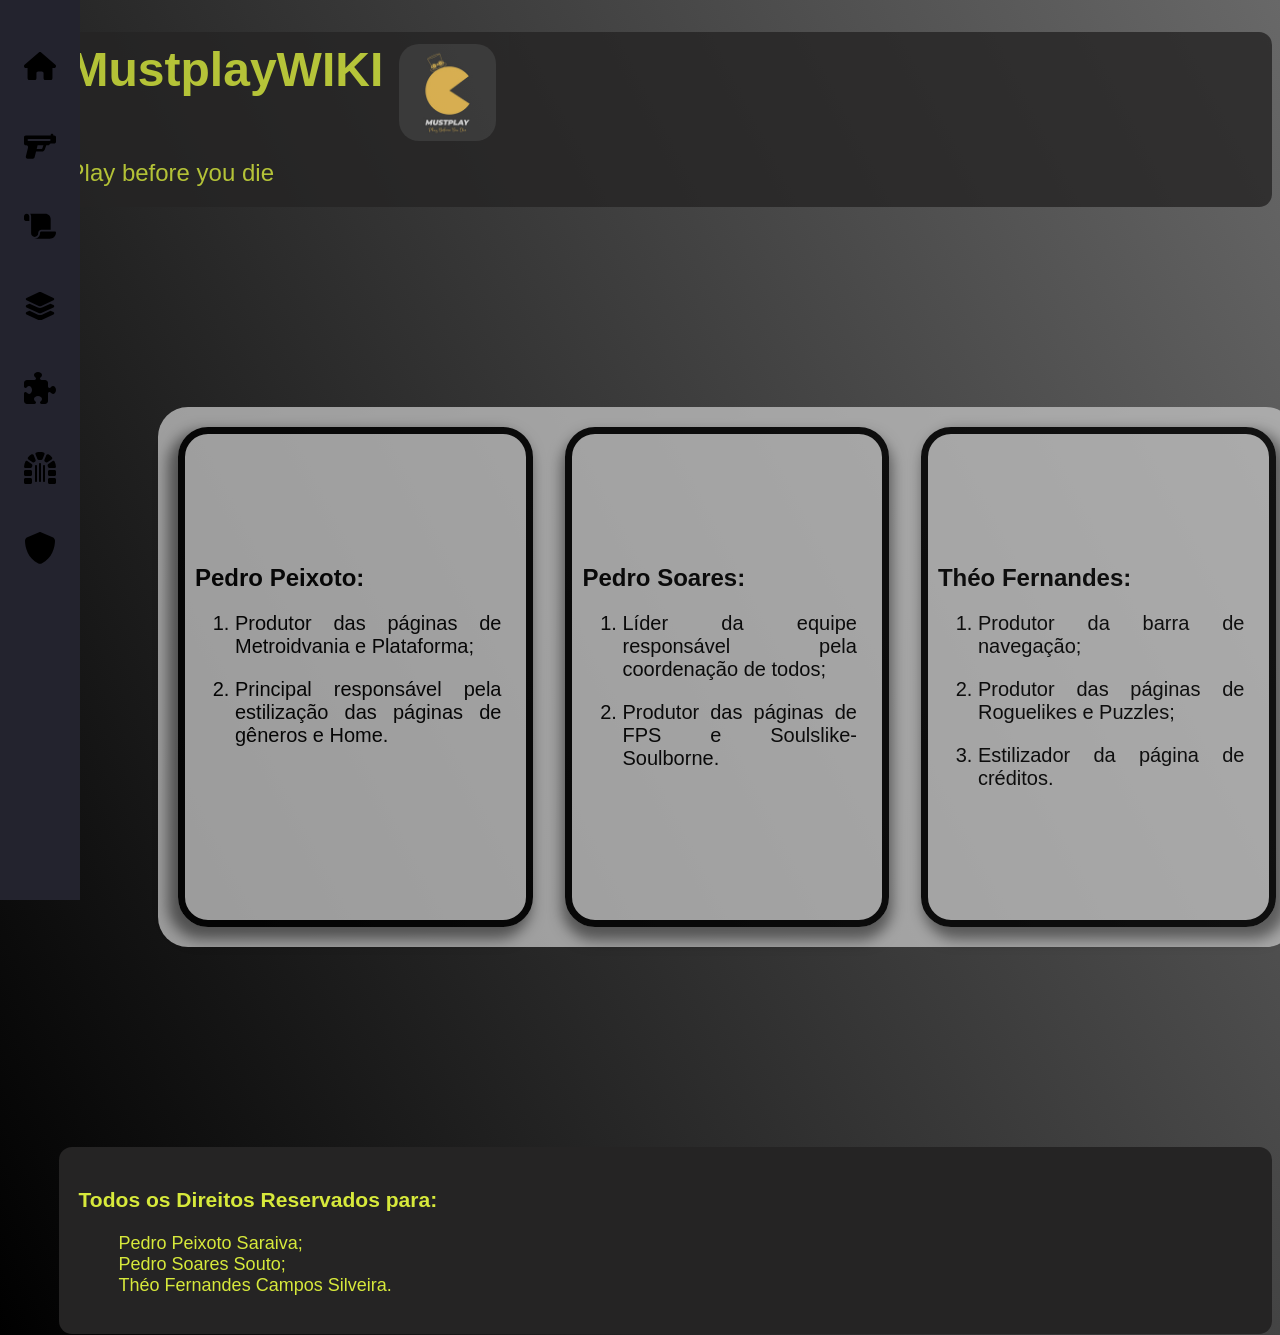
<file: creditos.html>
<!DOCTYPE html>
<html lang="en">
<head>
    <meta charset="UTF-8">
    <meta name="viewport" content="width=device-width, initial-scale=1.0">
    <title>Créditos</title>
    <link rel="stylesheet" href="estilos.css">
    <link rel="stylesheet" href="creditos.css">
    <link rel="shortcut icon" type="x-icon" href="imgs/logo.jpg">
</head>
<body>
    <header class="Montserrat">
        <img id="logo" src="imgs/logo.jpg">
        <h1>MustplayWIKI</h1>
        <p>Play before you die</p>
        <a href="https://freepacman.org/#google_vignette" target="_blank"><img  id="easter-egg" src="imgs/easter-egg.png"></a>
    </header>
    <nav class="navbar">
        <ul class="navbar-nav">
            <li>
                <a href="../index.html" class="nav-link">
                    <svg xmlns="http://www.w3.org/2000/svg" viewBox="0 0 576 512">
                        <path d="M575.8 255.5c0 18-15 32.1-32 32.1l-32 0 .7 160.2c0 2.7-.2 5.4-.5 8.1l0 16.2c0 22.1-17.9 40-40 40l-16 0c-1.1 0-2.2 0-3.3-.1c-1.4 .1-2.8 .1-4.2 .1L416 512l-24 0c-22.1 0-40-17.9-40-40l0-24 0-64c0-17.7-14.3-32-32-32l-64 0c-17.7 0-32 14.3-32 32l0 64 0 24c0 22.1-17.9 40-40 40l-24 0-31.9 0c-1.5 0-3-.1-4.5-.2c-1.2 .1-2.4 .2-3.6 .2l-16 0c-22.1 0-40-17.9-40-40l0-112c0-.9 0-1.9 .1-2.8l0-69.7-32 0c-18 0-32-14-32-32.1c0-9 3-17 10-24L266.4 8c7-7 15-8 22-8s15 2 21 7L564.8 231.5c8 7 12 15 11 24z"/>
                    </svg>
                    <span class="link-text">Home</span>
                </a>
            </li>
            <li>
                <a href="generos/fps.html" class="nav-link">
                    <svg xmlns="http://www.w3.org/2000/svg" viewBox="0 0 576 512">
                        <path d="M528 56c0-13.3-10.7-24-24-24s-24 10.7-24 24l0 8L32 64C14.3 64 0 78.3 0 96L0 208c0 17.7 14.3 32 32 32l10 0c20.8 0 36.1 19.6 31 39.8L33 440.2c-2.4 9.6-.2 19.7 5.8 27.5S54.1 480 64 480l96 0c14.7 0 27.5-10 31-24.2L217 352l104.5 0c23.7 0 44.8-14.9 52.7-37.2L400.9 240l31.1 0c8.5 0 16.6-3.4 22.6-9.4L477.3 208l66.7 0c17.7 0 32-14.3 32-32l0-80c0-17.7-14.3-32-32-32l-16 0 0-8zM321.4 304L229 304l16-64 105 0-21 58.7c-1.1 3.2-4.2 5.3-7.5 5.3zM80 128l384 0c8.8 0 16 7.2 16 16s-7.2 16-16 16L80 160c-8.8 0-16-7.2-16-16s7.2-16 16-16z"/>
                    </svg>
                    <span class="link-text">FPS</span>
                </a>
            </li>
            <li>
                <a href="generos/metroidvania.html" class="nav-link">
                    <svg xmlns="http://www.w3.org/2000/svg" viewBox="0 0 576 512">
                        <path d="M0 80l0 48c0 17.7 14.3 32 32 32l16 0 48 0 0-80c0-26.5-21.5-48-48-48S0 53.5 0 80zM112 32c10 13.4 16 30 16 48l0 304c0 35.3 28.7 64 64 64s64-28.7 64-64l0-5.3c0-32.4 26.3-58.7 58.7-58.7L480 320l0-192c0-53-43-96-96-96L112 32zM464 480c61.9 0 112-50.1 112-112c0-8.8-7.2-16-16-16l-245.3 0c-14.7 0-26.7 11.9-26.7 26.7l0 5.3c0 53-43 96-96 96l176 0 96 0z"/>
                    </svg>
                    <span class="link-text">Metroidvanias</span>
                </a>
            </li>
            <li>
                <a href="generos/plataforma.html" class="nav-link">
                    <svg xmlns="http://www.w3.org/2000/svg" viewBox="0 0 576 512">
                        <path d="M264.5 5.2c14.9-6.9 32.1-6.9 47 0l218.6 101c8.5 3.9 13.9 12.4 13.9 21.8s-5.4 17.9-13.9 21.8l-218.6 101c-14.9 6.9-32.1 6.9-47 0L45.9 149.8C37.4 145.8 32 137.3 32 128s5.4-17.9 13.9-21.8L264.5 5.2zM476.9 209.6l53.2 24.6c8.5 3.9 13.9 12.4 13.9 21.8s-5.4 17.9-13.9 21.8l-218.6 101c-14.9 6.9-32.1 6.9-47 0L45.9 277.8C37.4 273.8 32 265.3 32 256s5.4-17.9 13.9-21.8l53.2-24.6 152 70.2c23.4 10.8 50.4 10.8 73.8 0l152-70.2zm-152 198.2l152-70.2 53.2 24.6c8.5 3.9 13.9 12.4 13.9 21.8s-5.4 17.9-13.9 21.8l-218.6 101c-14.9 6.9-32.1 6.9-47 0L45.9 405.8C37.4 401.8 32 393.3 32 384s5.4-17.9 13.9-21.8l53.2-24.6 152 70.2c23.4 10.8 50.4 10.8 73.8 0z"/>
                    </svg>
                    <span class="link-text">Plataformas</span>
                </a>
            </li>
            <li>
                <a href="generos/puzzle.html" class="nav-link">
                    <svg xmlns="http://www.w3.org/2000/svg" viewBox="0 0 512 512">
                        <path d="M192 104.8c0-9.2-5.8-17.3-13.2-22.8C167.2 73.3 160 61.3 160 48c0-26.5 28.7-48 64-48s64 21.5 64 48c0 13.3-7.2 25.3-18.8 34c-7.4 5.5-13.2 13.6-13.2 22.8c0 12.8 10.4 23.2 23.2 23.2l56.8 0c26.5 0 48 21.5 48 48l0 56.8c0 12.8 10.4 23.2 23.2 23.2c9.2 0 17.3-5.8 22.8-13.2c8.7-11.6 20.7-18.8 34-18.8c26.5 0 48 28.7 48 64s-21.5 64-48 64c-13.3 0-25.3-7.2-34-18.8c-5.5-7.4-13.6-13.2-22.8-13.2c-12.8 0-23.2 10.4-23.2 23.2L384 464c0 26.5-21.5 48-48 48l-56.8 0c-12.8 0-23.2-10.4-23.2-23.2c0-9.2 5.8-17.3 13.2-22.8c11.6-8.7 18.8-20.7 18.8-34c0-26.5-28.7-48-64-48s-64 21.5-64 48c0 13.3 7.2 25.3 18.8 34c7.4 5.5 13.2 13.6 13.2 22.8c0 12.8-10.4 23.2-23.2 23.2L48 512c-26.5 0-48-21.5-48-48L0 343.2C0 330.4 10.4 320 23.2 320c9.2 0 17.3 5.8 22.8 13.2C54.7 344.8 66.7 352 80 352c26.5 0 48-28.7 48-64s-21.5-64-48-64c-13.3 0-25.3 7.2-34 18.8C40.5 250.2 32.4 256 23.2 256C10.4 256 0 245.6 0 232.8L0 176c0-26.5 21.5-48 48-48l120.8 0c12.8 0 23.2-10.4 23.2-23.2z"/>
                    </svg>
                    <span class="link-text">Puzzles</span>
                </a>
            </li>
            <li>
                <a href="generos/roguelike.html" class="nav-link">
                        <svg xmlns="http://www.w3.org/2000/svg" viewBox="0 0 512 512">
                            <path d="M336.6 156.5c1.3 1.1 2.7 2.2 3.9 3.3c9.3 8.2 23 10.5 33.4 3.6l67.6-45.1c11.4-7.6 14.2-23.2 5.1-33.4C430 66.6 410.9 50.6 389.7 37.6c-11.9-7.3-26.9-1.4-32.1 11.6l-30.5 76.2c-4.5 11.1 .2 23.6 9.5 31.2zM328 36.8c5.1-12.8-1.6-27.4-15-30.5C294.7 2.2 275.6 0 256 0s-38.7 2.2-57 6.4C185.5 9.4 178.8 24 184 36.8l30.3 75.8c4.5 11.3 16.8 17.2 29 16c4.2-.4 8.4-.6 12.7-.6s8.6 .2 12.7 .6c12.1 1.2 24.4-4.7 29-16L328 36.8zM65.5 85c-9.1 10.2-6.3 25.8 5.1 33.4l67.6 45.1c10.3 6.9 24.1 4.6 33.4-3.6c1.3-1.1 2.6-2.3 4-3.3c9.3-7.5 13.9-20.1 9.5-31.2L154.4 49.2c-5.2-12.9-20.3-18.8-32.1-11.6C101.1 50.6 82 66.6 65.5 85zm314 137.1c.9 3.3 1.7 6.6 2.3 10c2.5 13 13 23.9 26.2 23.9l80 0c13.3 0 24.1-10.8 22.9-24c-2.5-27.2-9.3-53.2-19.7-77.3c-5.5-12.9-21.4-16.6-33.1-8.9l-68.6 45.7c-9.8 6.5-13.2 19.2-10 30.5zM53.9 145.8c-11.6-7.8-27.6-4-33.1 8.9C10.4 178.8 3.6 204.8 1.1 232c-1.2 13.2 9.6 24 22.9 24l80 0c13.3 0 23.8-10.8 26.2-23.9c.6-3.4 1.4-6.7 2.3-10c3.1-11.4-.2-24-10-30.5L53.9 145.8zM104 288l-80 0c-13.3 0-24 10.7-24 24l0 48c0 13.3 10.7 24 24 24l80 0c13.3 0 24-10.7 24-24l0-48c0-13.3-10.7-24-24-24zm304 0c-13.3 0-24 10.7-24 24l0 48c0 13.3 10.7 24 24 24l80 0c13.3 0 24-10.7 24-24l0-48c0-13.3-10.7-24-24-24l-80 0zM24 416c-13.3 0-24 10.7-24 24l0 48c0 13.3 10.7 24 24 24l80 0c13.3 0 24-10.7 24-24l0-48c0-13.3-10.7-24-24-24l-80 0zm384 0c-13.3 0-24 10.7-24 24l0 48c0 13.3 10.7 24 24 24l80 0c13.3 0 24-10.7 24-24l0-48c0-13.3-10.7-24-24-24l-80 0zM272 192c0-8.8-7.2-16-16-16s-16 7.2-16 16l0 272c0 8.8 7.2 16 16 16s16-7.2 16-16l0-272zm-64 32c0-8.8-7.2-16-16-16s-16 7.2-16 16l0 240c0 8.8 7.2 16 16 16s16-7.2 16-16l0-240zm128 0c0-8.8-7.2-16-16-16s-16 7.2-16 16l0 240c0 8.8 7.2 16 16 16s16-7.2 16-16l0-240z"/>
                        </svg>
                    <span class="link-text">Roguelikes</span>
                </a>
            </li>
            <li>
                <a href="generos/soulslike.html" class="nav-link">
                    <svg xmlns="http://www.w3.org/2000/svg" viewBox="0 0 512 512">
                        <path d="M256 0c4.6 0 9.2 1 13.4 2.9L457.7 82.8c22 9.3 38.4 31 38.3 57.2c-.5 99.2-41.3 280.7-213.6 363.2c-16.7 8-36.1 8-52.8 0C57.3 420.7 16.5 239.2 16 140c-.1-26.2 16.3-47.9 38.3-57.2L242.7 2.9C246.8 1 251.4 0 256 0z"/>
                    </svg>
                    <span class="link-text">Soulslikes</span>
                </a>
            </li>
        </ul>
    </nav>
    <main class="montserrat pag-creditos">
        <section id="grid-main">
            <div class="grid-cred" id="grid-cred1">
                <h2>Pedro Peixoto:</h2>
                <ol>
                    <li>
                        <p>Produtor das páginas de Metroidvania e Plataforma;</p>
                    </li>
                    <li>
                        <p>Principal responsável pela estilização das páginas de gêneros e Home.</p>
                    </li>
                </ol>
            </div>
            <div class="grid-cred" id="grid-cred2">
                <h2>Pedro Soares:</h2>
                <ol>
                    <li>
                        <p>Líder da equipe responsável pela coordenação de todos;</p>
                    </li>
                    <li>
                        <p>Produtor das páginas de FPS e Soulslike-Soulborne.</p>
                    </li>
                </ol>
            </div>
            <div class="grid-cred" id="grid-cred3">
                <h2>Théo Fernandes:</h2>
                <ol>
                    <li>
                        <p>Produtor da barra de navegação;</p>
                    </li>
                    <li>
                        <p>Produtor das páginas de Roguelikes e Puzzles;</p>
                    </li>
                    <li>
                        <p>Estilizador da página de créditos.</p>
                    </li>
                </ol> 
            </div>
        </section>
    </main>
    <footer class="montserrat">
        <h3 class="creditos">Todos os Direitos Reservados para:</h3>
        <ul class="creditos">
            <li>Pedro Peixoto Saraiva;</li>
            <li>Pedro Soares Souto;</li>
            <li>Théo Fernandes Campos Silveira.</li>
        </ul>
    </footer>
</body>
</html>
</file>
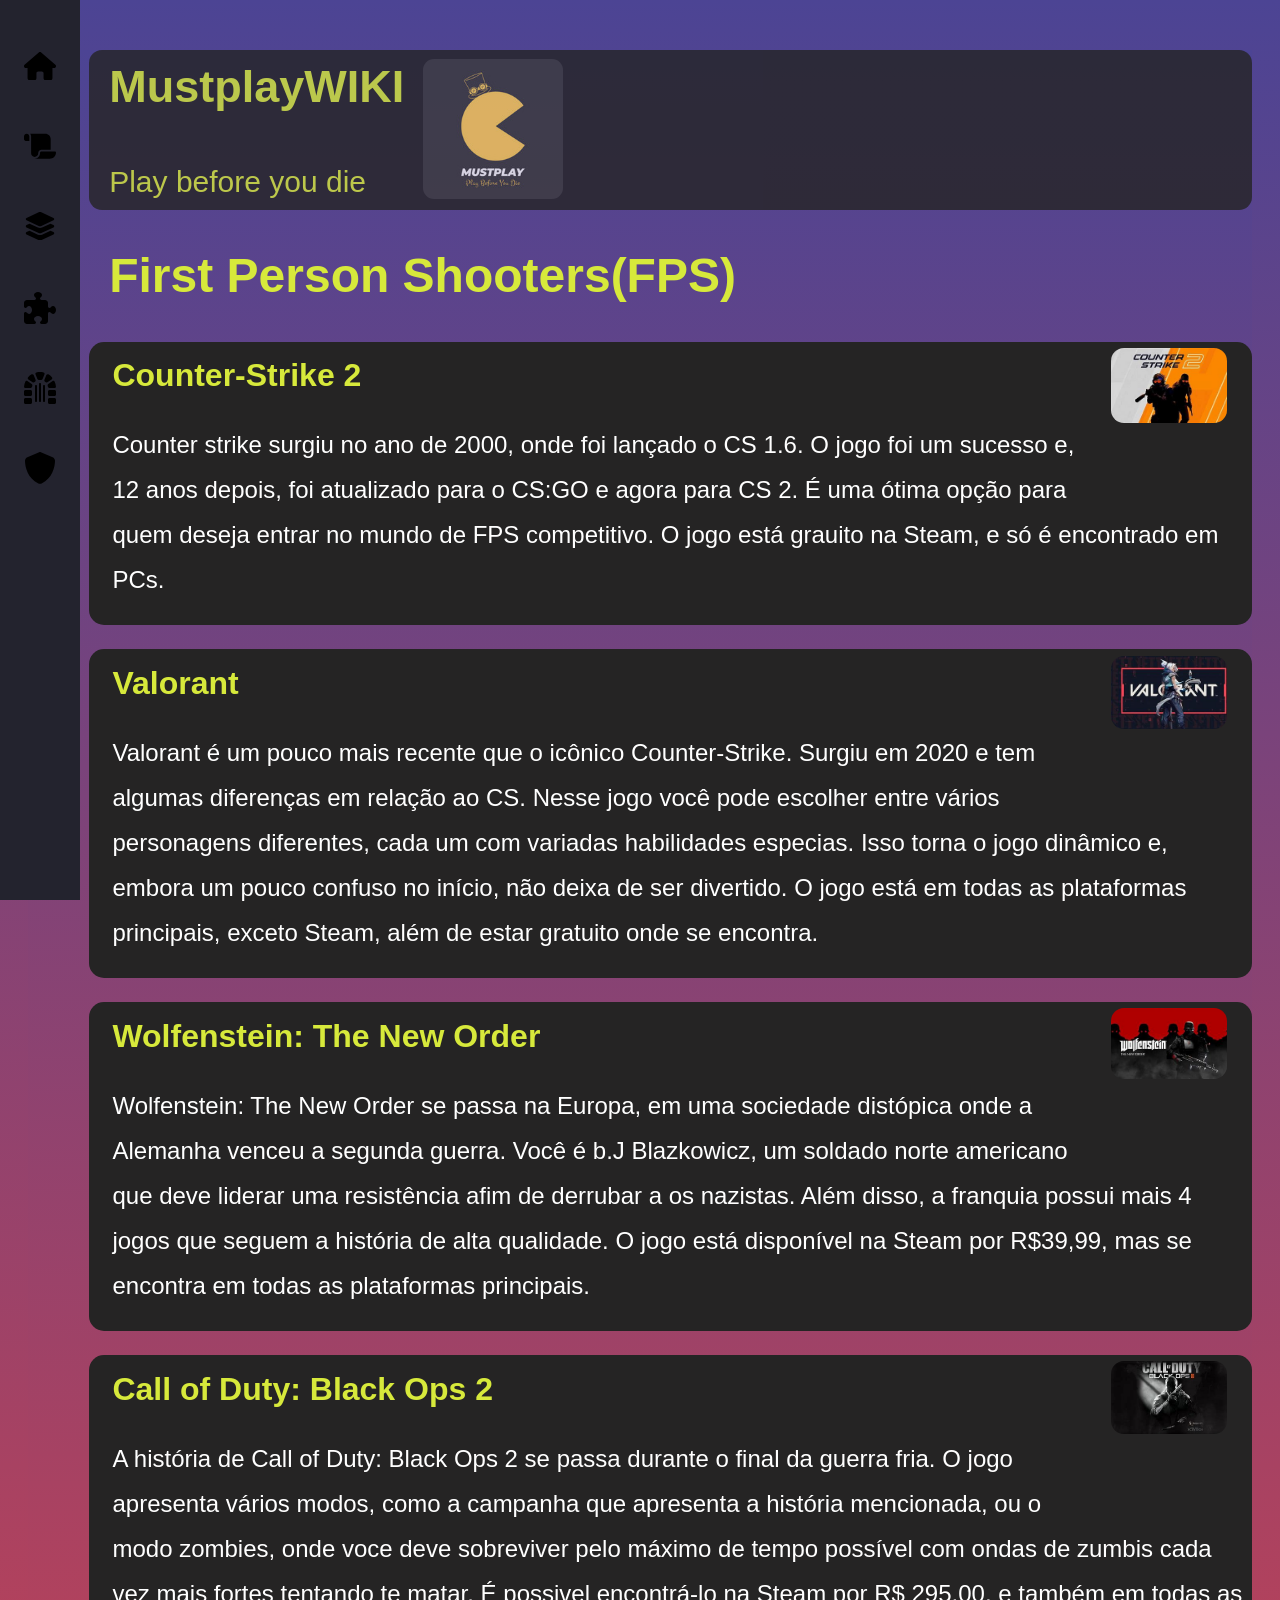
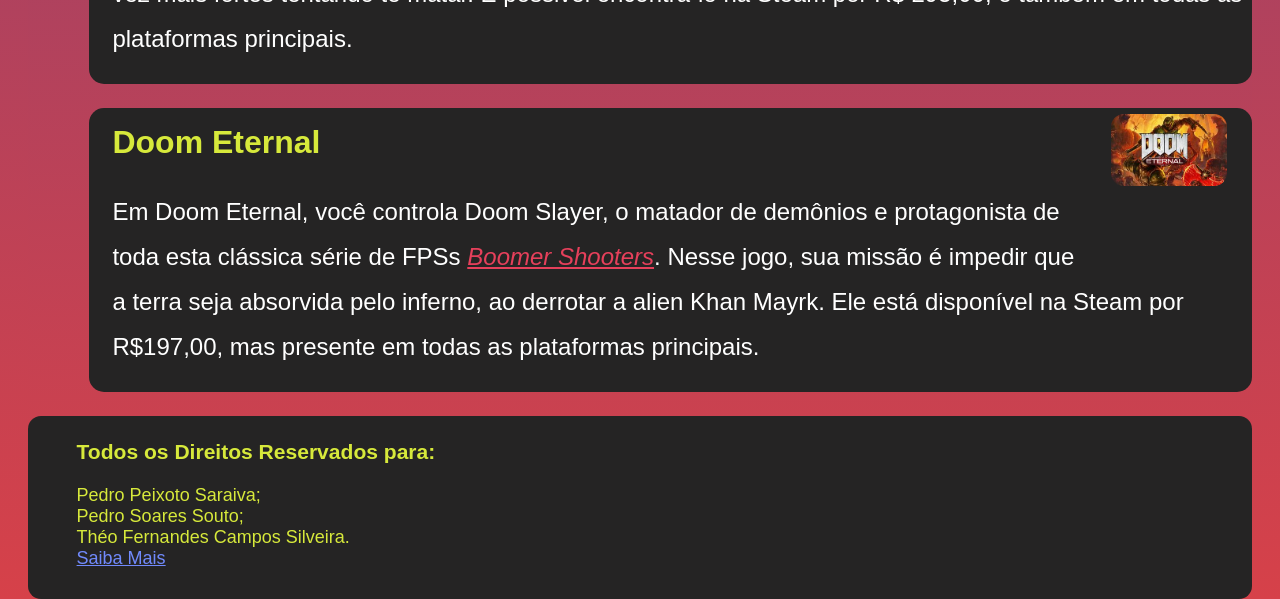
<file: generos/fps.html>
<!DOCTYPE html>
<html lang="en">
<head>
    <meta charset="UTF-8">
    <meta name="viewport" content="width=device-width, initial-scale=1.0">
    <title>MustplayWiki</title>
    <link rel="stylesheet" href="estilosgeneros.css">
    <link rel="shortcut icon" type="x-icon" href="../imgs/logo.jpg">
</head>
<body>
    <header class="montserrat">
        <img id="logo" src="../imgs/logo.jpg">
        <h1>MustplayWIKI</h1>
        <p>Play before you die</p>
    </header>
    <nav class="navbar">
        <ul class="navbar-nav">
            <li>
                <a href="../index.html" class="nav-link">
                    <svg xmlns="http://www.w3.org/2000/svg" viewBox="0 0 576 512">
                        <path d="M575.8 255.5c0 18-15 32.1-32 32.1l-32 0 .7 160.2c0 2.7-.2 5.4-.5 8.1l0 16.2c0 22.1-17.9 40-40 40l-16 0c-1.1 0-2.2 0-3.3-.1c-1.4 .1-2.8 .1-4.2 .1L416 512l-24 0c-22.1 0-40-17.9-40-40l0-24 0-64c0-17.7-14.3-32-32-32l-64 0c-17.7 0-32 14.3-32 32l0 64 0 24c0 22.1-17.9 40-40 40l-24 0-31.9 0c-1.5 0-3-.1-4.5-.2c-1.2 .1-2.4 .2-3.6 .2l-16 0c-22.1 0-40-17.9-40-40l0-112c0-.9 0-1.9 .1-2.8l0-69.7-32 0c-18 0-32-14-32-32.1c0-9 3-17 10-24L266.4 8c7-7 15-8 22-8s15 2 21 7L564.8 231.5c8 7 12 15 11 24z"/>
                    </svg>
                    <span class="link-text">Home</span>
                </a>
            </li>
            <li>
                <a href="metroidvania.html" class="nav-link">
                    <svg xmlns="http://www.w3.org/2000/svg" viewBox="0 0 576 512">
                        <path d="M0 80l0 48c0 17.7 14.3 32 32 32l16 0 48 0 0-80c0-26.5-21.5-48-48-48S0 53.5 0 80zM112 32c10 13.4 16 30 16 48l0 304c0 35.3 28.7 64 64 64s64-28.7 64-64l0-5.3c0-32.4 26.3-58.7 58.7-58.7L480 320l0-192c0-53-43-96-96-96L112 32zM464 480c61.9 0 112-50.1 112-112c0-8.8-7.2-16-16-16l-245.3 0c-14.7 0-26.7 11.9-26.7 26.7l0 5.3c0 53-43 96-96 96l176 0 96 0z"/>
                    </svg>
                    <span class="link-text">Metroidvanias</span>
                </a>
            </li>
            <li>
                <a href="plataforma.html" class="nav-link">
                    <svg xmlns="http://www.w3.org/2000/svg" viewBox="0 0 576 512">
                        <path d="M264.5 5.2c14.9-6.9 32.1-6.9 47 0l218.6 101c8.5 3.9 13.9 12.4 13.9 21.8s-5.4 17.9-13.9 21.8l-218.6 101c-14.9 6.9-32.1 6.9-47 0L45.9 149.8C37.4 145.8 32 137.3 32 128s5.4-17.9 13.9-21.8L264.5 5.2zM476.9 209.6l53.2 24.6c8.5 3.9 13.9 12.4 13.9 21.8s-5.4 17.9-13.9 21.8l-218.6 101c-14.9 6.9-32.1 6.9-47 0L45.9 277.8C37.4 273.8 32 265.3 32 256s5.4-17.9 13.9-21.8l53.2-24.6 152 70.2c23.4 10.8 50.4 10.8 73.8 0l152-70.2zm-152 198.2l152-70.2 53.2 24.6c8.5 3.9 13.9 12.4 13.9 21.8s-5.4 17.9-13.9 21.8l-218.6 101c-14.9 6.9-32.1 6.9-47 0L45.9 405.8C37.4 401.8 32 393.3 32 384s5.4-17.9 13.9-21.8l53.2-24.6 152 70.2c23.4 10.8 50.4 10.8 73.8 0z"/>
                    </svg>
                    <span class="link-text">Plataformas</span>
                </a>
            </li>
            <li>
                <a href="puzzle.html" class="nav-link">
                    <svg xmlns="http://www.w3.org/2000/svg" viewBox="0 0 512 512">
                        <path d="M192 104.8c0-9.2-5.8-17.3-13.2-22.8C167.2 73.3 160 61.3 160 48c0-26.5 28.7-48 64-48s64 21.5 64 48c0 13.3-7.2 25.3-18.8 34c-7.4 5.5-13.2 13.6-13.2 22.8c0 12.8 10.4 23.2 23.2 23.2l56.8 0c26.5 0 48 21.5 48 48l0 56.8c0 12.8 10.4 23.2 23.2 23.2c9.2 0 17.3-5.8 22.8-13.2c8.7-11.6 20.7-18.8 34-18.8c26.5 0 48 28.7 48 64s-21.5 64-48 64c-13.3 0-25.3-7.2-34-18.8c-5.5-7.4-13.6-13.2-22.8-13.2c-12.8 0-23.2 10.4-23.2 23.2L384 464c0 26.5-21.5 48-48 48l-56.8 0c-12.8 0-23.2-10.4-23.2-23.2c0-9.2 5.8-17.3 13.2-22.8c11.6-8.7 18.8-20.7 18.8-34c0-26.5-28.7-48-64-48s-64 21.5-64 48c0 13.3 7.2 25.3 18.8 34c7.4 5.5 13.2 13.6 13.2 22.8c0 12.8-10.4 23.2-23.2 23.2L48 512c-26.5 0-48-21.5-48-48L0 343.2C0 330.4 10.4 320 23.2 320c9.2 0 17.3 5.8 22.8 13.2C54.7 344.8 66.7 352 80 352c26.5 0 48-28.7 48-64s-21.5-64-48-64c-13.3 0-25.3 7.2-34 18.8C40.5 250.2 32.4 256 23.2 256C10.4 256 0 245.6 0 232.8L0 176c0-26.5 21.5-48 48-48l120.8 0c12.8 0 23.2-10.4 23.2-23.2z"/>
                    </svg>
                    <span class="link-text">Puzzles</span>
                </a>
            </li>
            <li>
                <a href="roguelike.html" class="nav-link">
                        <svg xmlns="http://www.w3.org/2000/svg" viewBox="0 0 512 512">
                            <path d="M336.6 156.5c1.3 1.1 2.7 2.2 3.9 3.3c9.3 8.2 23 10.5 33.4 3.6l67.6-45.1c11.4-7.6 14.2-23.2 5.1-33.4C430 66.6 410.9 50.6 389.7 37.6c-11.9-7.3-26.9-1.4-32.1 11.6l-30.5 76.2c-4.5 11.1 .2 23.6 9.5 31.2zM328 36.8c5.1-12.8-1.6-27.4-15-30.5C294.7 2.2 275.6 0 256 0s-38.7 2.2-57 6.4C185.5 9.4 178.8 24 184 36.8l30.3 75.8c4.5 11.3 16.8 17.2 29 16c4.2-.4 8.4-.6 12.7-.6s8.6 .2 12.7 .6c12.1 1.2 24.4-4.7 29-16L328 36.8zM65.5 85c-9.1 10.2-6.3 25.8 5.1 33.4l67.6 45.1c10.3 6.9 24.1 4.6 33.4-3.6c1.3-1.1 2.6-2.3 4-3.3c9.3-7.5 13.9-20.1 9.5-31.2L154.4 49.2c-5.2-12.9-20.3-18.8-32.1-11.6C101.1 50.6 82 66.6 65.5 85zm314 137.1c.9 3.3 1.7 6.6 2.3 10c2.5 13 13 23.9 26.2 23.9l80 0c13.3 0 24.1-10.8 22.9-24c-2.5-27.2-9.3-53.2-19.7-77.3c-5.5-12.9-21.4-16.6-33.1-8.9l-68.6 45.7c-9.8 6.5-13.2 19.2-10 30.5zM53.9 145.8c-11.6-7.8-27.6-4-33.1 8.9C10.4 178.8 3.6 204.8 1.1 232c-1.2 13.2 9.6 24 22.9 24l80 0c13.3 0 23.8-10.8 26.2-23.9c.6-3.4 1.4-6.7 2.3-10c3.1-11.4-.2-24-10-30.5L53.9 145.8zM104 288l-80 0c-13.3 0-24 10.7-24 24l0 48c0 13.3 10.7 24 24 24l80 0c13.3 0 24-10.7 24-24l0-48c0-13.3-10.7-24-24-24zm304 0c-13.3 0-24 10.7-24 24l0 48c0 13.3 10.7 24 24 24l80 0c13.3 0 24-10.7 24-24l0-48c0-13.3-10.7-24-24-24l-80 0zM24 416c-13.3 0-24 10.7-24 24l0 48c0 13.3 10.7 24 24 24l80 0c13.3 0 24-10.7 24-24l0-48c0-13.3-10.7-24-24-24l-80 0zm384 0c-13.3 0-24 10.7-24 24l0 48c0 13.3 10.7 24 24 24l80 0c13.3 0 24-10.7 24-24l0-48c0-13.3-10.7-24-24-24l-80 0zM272 192c0-8.8-7.2-16-16-16s-16 7.2-16 16l0 272c0 8.8 7.2 16 16 16s16-7.2 16-16l0-272zm-64 32c0-8.8-7.2-16-16-16s-16 7.2-16 16l0 240c0 8.8 7.2 16 16 16s16-7.2 16-16l0-240zm128 0c0-8.8-7.2-16-16-16s-16 7.2-16 16l0 240c0 8.8 7.2 16 16 16s16-7.2 16-16l0-240z"/>
                        </svg>
                    <span class="link-text">Roguelikes</span>
                </a>
            </li>
            <li>
                <a href="soulslike.html" class="nav-link">
                    <svg xmlns="http://www.w3.org/2000/svg" viewBox="0 0 512 512">
                        <path d="M256 0c4.6 0 9.2 1 13.4 2.9L457.7 82.8c22 9.3 38.4 31 38.3 57.2c-.5 99.2-41.3 280.7-213.6 363.2c-16.7 8-36.1 8-52.8 0C57.3 420.7 16.5 239.2 16 140c-.1-26.2 16.3-47.9 38.3-57.2L242.7 2.9C246.8 1 251.4 0 256 0z"/>
                    </svg>
                    <span class="link-text">Soulslikes</span>
                </a>
            </li>
        </ul>
    </nav>
    <main>
        <h1>First Person Shooters(FPS)</h1>
        <section>
        <h2>Counter-Strike 2</h2>
        <img class="foto_jogos" src="../imgs/cs2.jpeg" alt="">
        <p>
            Counter strike surgiu no ano de 2000, onde foi lançado o CS 1.6. O jogo foi
            um sucesso e, 12 anos depois, foi atualizado para o CS:GO e agora para CS 2.
            É uma ótima opção para quem deseja entrar no mundo de FPS competitivo. O
            jogo está grauito na Steam, e só é encontrado em PCs.
        </p>
        </section>
        <section>
        <h2>Valorant</h2>
        <img class="foto_jogos" src="../imgs/vavalixo.jpeg" alt="">
        <p>
            Valorant é um pouco mais recente que o icônico Counter-Strike. Surgiu em 2020
            e tem algumas diferenças em relação ao CS. Nesse jogo você pode escolher entre
            vários personagens diferentes, cada um com variadas habilidades especias.
            Isso torna o jogo dinâmico e, embora um pouco confuso no início, não deixa de
            ser divertido. O jogo está em todas as plataformas principais, exceto Steam,
            além de estar gratuito onde se encontra. 
        </p>
        </section>
        <section>
        <h2>Wolfenstein: The New Order</h2>
        <img class="foto_jogos" src="../imgs/wolfstein.jpeg" alt="">
        <p>
            Wolfenstein: The New Order se passa na Europa, em uma sociedade distópica onde
            a Alemanha venceu a segunda guerra. Você é b.J Blazkowicz, um soldado norte
            americano que deve liderar uma resistência afim de derrubar a os nazistas. Além
            disso, a franquia possui mais 4 jogos que seguem a história de alta qualidade.
            O jogo está disponível na Steam por R$39,99, mas se encontra em todas as
            plataformas principais.
        </p>
        </section>
        <section>
        <h2>Call of Duty: Black Ops 2</h2>
        <img class="foto_jogos" src="../imgs/bo2.jpeg" alt="">
        <p>
            A história de Call of Duty: Black Ops 2 se passa durante o final da guerra
            fria. O jogo apresenta vários modos, como a campanha que apresenta a história
            mencionada, ou o modo zombies, onde voce deve sobreviver pelo máximo de tempo
            possível com ondas de zumbis cada vez mais fortes tentando te matar. É possivel
            encontrá-lo na Steam por R$ 295,00, e também em todas as plataformas principais.
        </p>
        </section>
        <section>
        <h2>Doom Eternal</h2>
        <img class="foto_jogos" src="../imgs/doom.jpeg" alt="">
        <p>
            Em Doom Eternal, você controla Doom Slayer, o matador de demônios e protagonista de
            toda esta clássica série de FPSs
            <em onmouseover=mostrarbs() onmouseout=esconderbs()>Boomer Shooters</em>. Nesse
            jogo, sua missão é impedir que a terra seja absorvida pelo inferno, ao derrotar a
            alien Khan Mayrk. Ele está disponível na Steam por R$197,00, mas presente em todas
            as plataformas principais.
        </p>
        </section>
        <article id="boomer-shooter" onmouseover=mostrarbs() onmouseout=esconderbs()>
            <p>
                Boomer Shooter é um subgênero de FPS, iniciado pela saga Doom em 1993. Suas
                principais características são a quantidade absurda de inimigos, e uma
                progressão de personagem robusta para o que normalmente são FPSs normais.
            </p>
        </article>
    </main>
    <footer>
        <h3 class="creditos">Todos os Direitos Reservados para:</h3>
        <ul class="creditos">
            <li>Pedro Peixoto Saraiva;</li>
            <li>Pedro Soares Souto;</li>
            <li>Théo Fernandes Campos Silveira.</li>
            <li><a href="../creditos.html" target="_blank" id="pag-creditos">Saiba Mais</a></li>
        </ul>
    </footer>

    <script src="fps.js"></script>
</body>
</html>
</file>
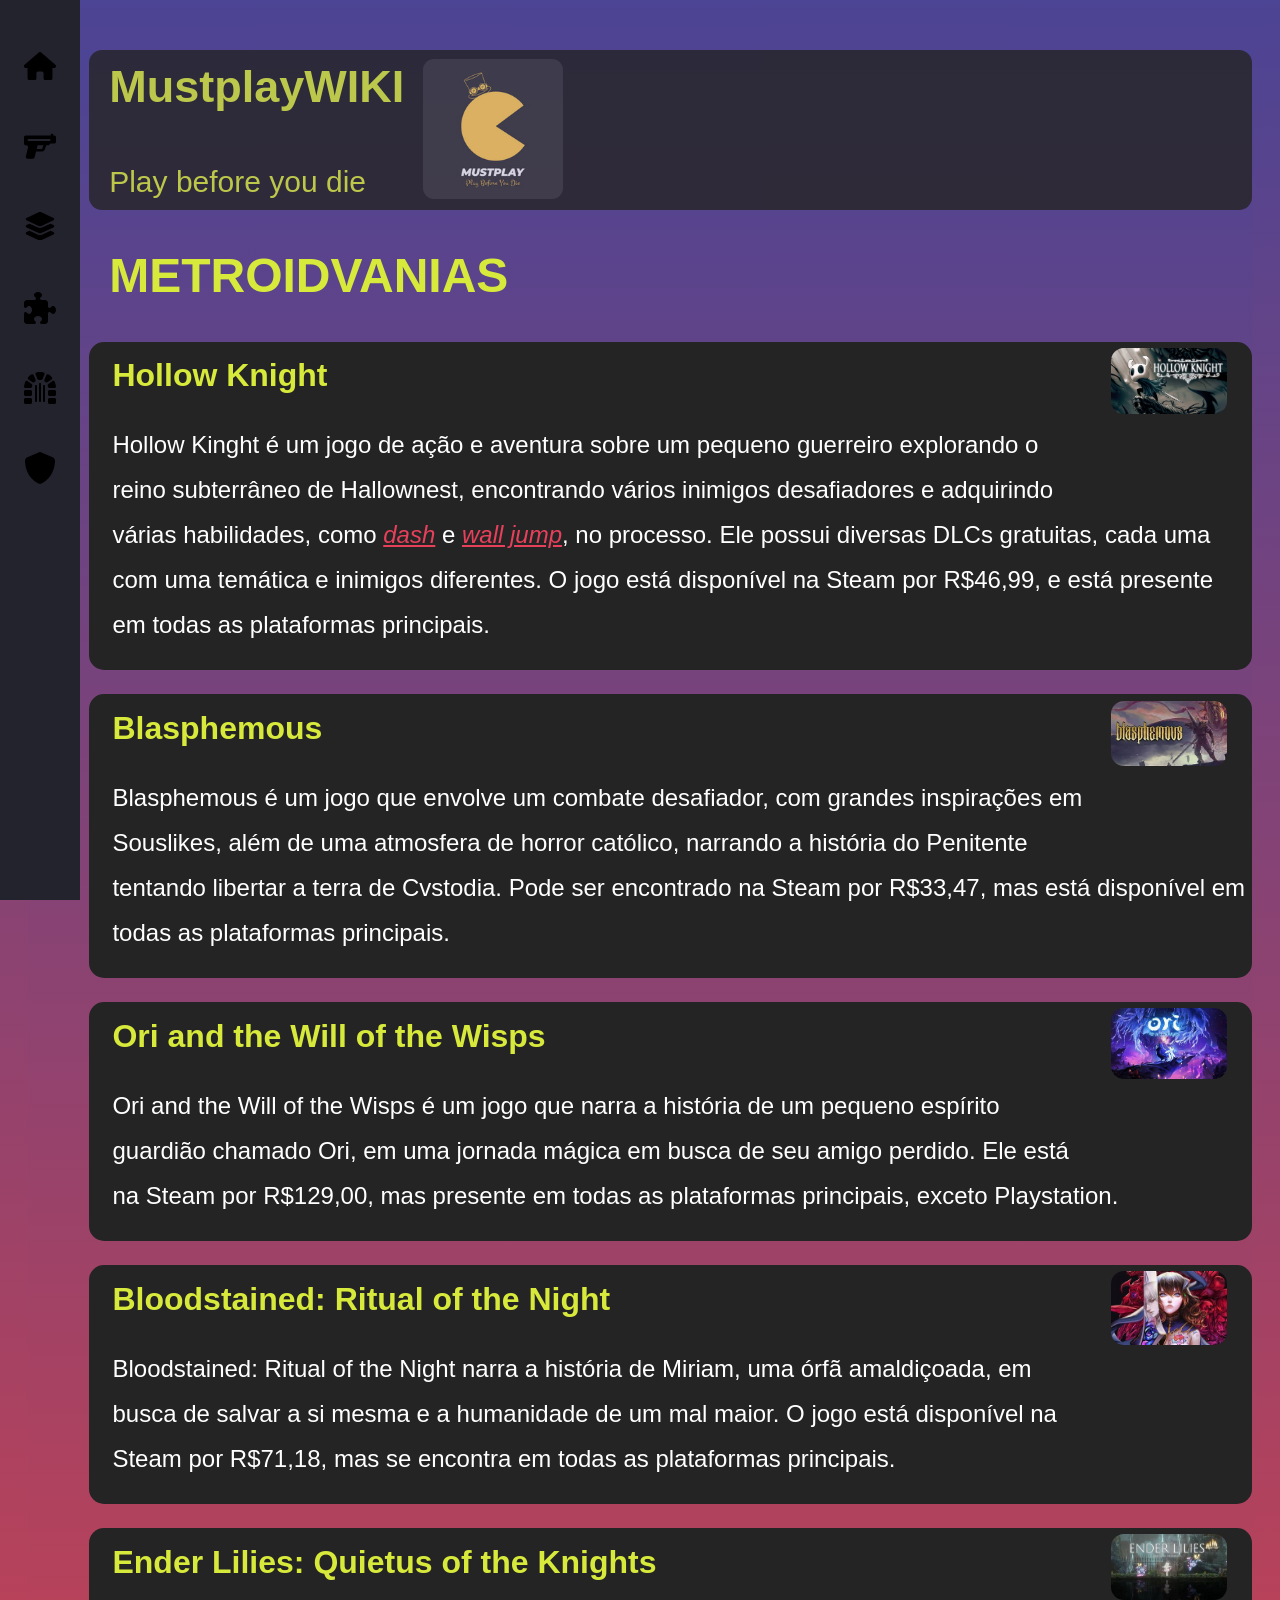
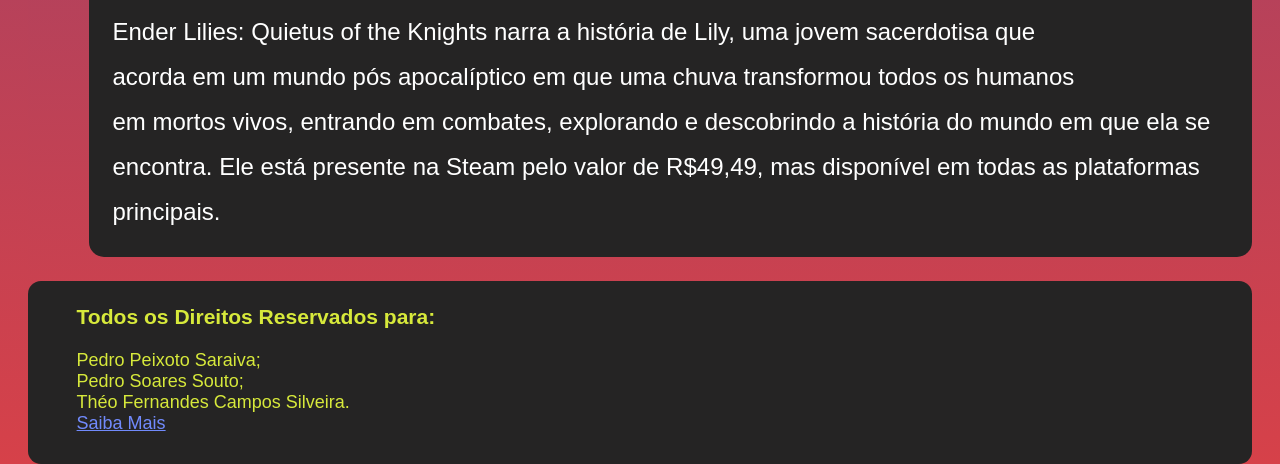
<file: generos/metroidvania.html>
<!DOCTYPE html>
<html lang="en">
<head>
    <meta charset="UTF-8">
    <meta name="viewport" content="width=device-width, initial-scale=1.0">
    <title>MustplayWiki</title>
    <link rel="stylesheet" href="estilosgeneros.css">
    <link rel="shortcut icon" type="x-icon" href="../imgs/logo.jpg">
</head>
<body>
    <header class="montserrat">
        <img id="logo" src="../imgs/logo.jpg">
        <h1>MustplayWIKI</h1>
        <p>Play before you die</p>
    </header>
    <nav class="navbar">
        <ul class="navbar-nav">
            <li>
                <a href="../index.html" class="nav-link">
                    <svg xmlns="http://www.w3.org/2000/svg" viewBox="0 0 576 512">
                        <path d="M575.8 255.5c0 18-15 32.1-32 32.1l-32 0 .7 160.2c0 2.7-.2 5.4-.5 8.1l0 16.2c0 22.1-17.9 40-40 40l-16 0c-1.1 0-2.2 0-3.3-.1c-1.4 .1-2.8 .1-4.2 .1L416 512l-24 0c-22.1 0-40-17.9-40-40l0-24 0-64c0-17.7-14.3-32-32-32l-64 0c-17.7 0-32 14.3-32 32l0 64 0 24c0 22.1-17.9 40-40 40l-24 0-31.9 0c-1.5 0-3-.1-4.5-.2c-1.2 .1-2.4 .2-3.6 .2l-16 0c-22.1 0-40-17.9-40-40l0-112c0-.9 0-1.9 .1-2.8l0-69.7-32 0c-18 0-32-14-32-32.1c0-9 3-17 10-24L266.4 8c7-7 15-8 22-8s15 2 21 7L564.8 231.5c8 7 12 15 11 24z"/>
                    </svg>
                    <span class="link-text">Home</span>
                </a>
            </li>
            <li>
                <a href="fps.html" class="nav-link">
                    <svg xmlns="http://www.w3.org/2000/svg" viewBox="0 0 576 512">
                        <path d="M528 56c0-13.3-10.7-24-24-24s-24 10.7-24 24l0 8L32 64C14.3 64 0 78.3 0 96L0 208c0 17.7 14.3 32 32 32l10 0c20.8 0 36.1 19.6 31 39.8L33 440.2c-2.4 9.6-.2 19.7 5.8 27.5S54.1 480 64 480l96 0c14.7 0 27.5-10 31-24.2L217 352l104.5 0c23.7 0 44.8-14.9 52.7-37.2L400.9 240l31.1 0c8.5 0 16.6-3.4 22.6-9.4L477.3 208l66.7 0c17.7 0 32-14.3 32-32l0-80c0-17.7-14.3-32-32-32l-16 0 0-8zM321.4 304L229 304l16-64 105 0-21 58.7c-1.1 3.2-4.2 5.3-7.5 5.3zM80 128l384 0c8.8 0 16 7.2 16 16s-7.2 16-16 16L80 160c-8.8 0-16-7.2-16-16s7.2-16 16-16z"/>
                    </svg>
                    <span class="link-text">FPS</span>
                </a>
            </li>
            <li>
                <a href="plataforma.html" class="nav-link">
                    <svg xmlns="http://www.w3.org/2000/svg" viewBox="0 0 576 512">
                        <path d="M264.5 5.2c14.9-6.9 32.1-6.9 47 0l218.6 101c8.5 3.9 13.9 12.4 13.9 21.8s-5.4 17.9-13.9 21.8l-218.6 101c-14.9 6.9-32.1 6.9-47 0L45.9 149.8C37.4 145.8 32 137.3 32 128s5.4-17.9 13.9-21.8L264.5 5.2zM476.9 209.6l53.2 24.6c8.5 3.9 13.9 12.4 13.9 21.8s-5.4 17.9-13.9 21.8l-218.6 101c-14.9 6.9-32.1 6.9-47 0L45.9 277.8C37.4 273.8 32 265.3 32 256s5.4-17.9 13.9-21.8l53.2-24.6 152 70.2c23.4 10.8 50.4 10.8 73.8 0l152-70.2zm-152 198.2l152-70.2 53.2 24.6c8.5 3.9 13.9 12.4 13.9 21.8s-5.4 17.9-13.9 21.8l-218.6 101c-14.9 6.9-32.1 6.9-47 0L45.9 405.8C37.4 401.8 32 393.3 32 384s5.4-17.9 13.9-21.8l53.2-24.6 152 70.2c23.4 10.8 50.4 10.8 73.8 0z"/>
                    </svg>
                    <span class="link-text">Plataformas</span>
                </a>
            </li>
            <li>
                <a href="puzzle.html" class="nav-link">
                    <svg xmlns="http://www.w3.org/2000/svg" viewBox="0 0 512 512">
                        <path d="M192 104.8c0-9.2-5.8-17.3-13.2-22.8C167.2 73.3 160 61.3 160 48c0-26.5 28.7-48 64-48s64 21.5 64 48c0 13.3-7.2 25.3-18.8 34c-7.4 5.5-13.2 13.6-13.2 22.8c0 12.8 10.4 23.2 23.2 23.2l56.8 0c26.5 0 48 21.5 48 48l0 56.8c0 12.8 10.4 23.2 23.2 23.2c9.2 0 17.3-5.8 22.8-13.2c8.7-11.6 20.7-18.8 34-18.8c26.5 0 48 28.7 48 64s-21.5 64-48 64c-13.3 0-25.3-7.2-34-18.8c-5.5-7.4-13.6-13.2-22.8-13.2c-12.8 0-23.2 10.4-23.2 23.2L384 464c0 26.5-21.5 48-48 48l-56.8 0c-12.8 0-23.2-10.4-23.2-23.2c0-9.2 5.8-17.3 13.2-22.8c11.6-8.7 18.8-20.7 18.8-34c0-26.5-28.7-48-64-48s-64 21.5-64 48c0 13.3 7.2 25.3 18.8 34c7.4 5.5 13.2 13.6 13.2 22.8c0 12.8-10.4 23.2-23.2 23.2L48 512c-26.5 0-48-21.5-48-48L0 343.2C0 330.4 10.4 320 23.2 320c9.2 0 17.3 5.8 22.8 13.2C54.7 344.8 66.7 352 80 352c26.5 0 48-28.7 48-64s-21.5-64-48-64c-13.3 0-25.3 7.2-34 18.8C40.5 250.2 32.4 256 23.2 256C10.4 256 0 245.6 0 232.8L0 176c0-26.5 21.5-48 48-48l120.8 0c12.8 0 23.2-10.4 23.2-23.2z"/>
                    </svg>
                    <span class="link-text">Puzzles</span>
                </a>
            </li>
            <li>
                <a href="roguelike.html" class="nav-link">
                        <svg xmlns="http://www.w3.org/2000/svg" viewBox="0 0 512 512">
                            <path d="M336.6 156.5c1.3 1.1 2.7 2.2 3.9 3.3c9.3 8.2 23 10.5 33.4 3.6l67.6-45.1c11.4-7.6 14.2-23.2 5.1-33.4C430 66.6 410.9 50.6 389.7 37.6c-11.9-7.3-26.9-1.4-32.1 11.6l-30.5 76.2c-4.5 11.1 .2 23.6 9.5 31.2zM328 36.8c5.1-12.8-1.6-27.4-15-30.5C294.7 2.2 275.6 0 256 0s-38.7 2.2-57 6.4C185.5 9.4 178.8 24 184 36.8l30.3 75.8c4.5 11.3 16.8 17.2 29 16c4.2-.4 8.4-.6 12.7-.6s8.6 .2 12.7 .6c12.1 1.2 24.4-4.7 29-16L328 36.8zM65.5 85c-9.1 10.2-6.3 25.8 5.1 33.4l67.6 45.1c10.3 6.9 24.1 4.6 33.4-3.6c1.3-1.1 2.6-2.3 4-3.3c9.3-7.5 13.9-20.1 9.5-31.2L154.4 49.2c-5.2-12.9-20.3-18.8-32.1-11.6C101.1 50.6 82 66.6 65.5 85zm314 137.1c.9 3.3 1.7 6.6 2.3 10c2.5 13 13 23.9 26.2 23.9l80 0c13.3 0 24.1-10.8 22.9-24c-2.5-27.2-9.3-53.2-19.7-77.3c-5.5-12.9-21.4-16.6-33.1-8.9l-68.6 45.7c-9.8 6.5-13.2 19.2-10 30.5zM53.9 145.8c-11.6-7.8-27.6-4-33.1 8.9C10.4 178.8 3.6 204.8 1.1 232c-1.2 13.2 9.6 24 22.9 24l80 0c13.3 0 23.8-10.8 26.2-23.9c.6-3.4 1.4-6.7 2.3-10c3.1-11.4-.2-24-10-30.5L53.9 145.8zM104 288l-80 0c-13.3 0-24 10.7-24 24l0 48c0 13.3 10.7 24 24 24l80 0c13.3 0 24-10.7 24-24l0-48c0-13.3-10.7-24-24-24zm304 0c-13.3 0-24 10.7-24 24l0 48c0 13.3 10.7 24 24 24l80 0c13.3 0 24-10.7 24-24l0-48c0-13.3-10.7-24-24-24l-80 0zM24 416c-13.3 0-24 10.7-24 24l0 48c0 13.3 10.7 24 24 24l80 0c13.3 0 24-10.7 24-24l0-48c0-13.3-10.7-24-24-24l-80 0zm384 0c-13.3 0-24 10.7-24 24l0 48c0 13.3 10.7 24 24 24l80 0c13.3 0 24-10.7 24-24l0-48c0-13.3-10.7-24-24-24l-80 0zM272 192c0-8.8-7.2-16-16-16s-16 7.2-16 16l0 272c0 8.8 7.2 16 16 16s16-7.2 16-16l0-272zm-64 32c0-8.8-7.2-16-16-16s-16 7.2-16 16l0 240c0 8.8 7.2 16 16 16s16-7.2 16-16l0-240zm128 0c0-8.8-7.2-16-16-16s-16 7.2-16 16l0 240c0 8.8 7.2 16 16 16s16-7.2 16-16l0-240z"/>
                        </svg>
                    <span class="link-text">Roguelikes</span>
                </a>
            </li>
            <li>
                <a href="soulslike.html" class="nav-link">
                    <svg xmlns="http://www.w3.org/2000/svg" viewBox="0 0 512 512">
                        <path d="M256 0c4.6 0 9.2 1 13.4 2.9L457.7 82.8c22 9.3 38.4 31 38.3 57.2c-.5 99.2-41.3 280.7-213.6 363.2c-16.7 8-36.1 8-52.8 0C57.3 420.7 16.5 239.2 16 140c-.1-26.2 16.3-47.9 38.3-57.2L242.7 2.9C246.8 1 251.4 0 256 0z"/>
                    </svg>
                    <span class="link-text">Soulslikes</span>
                </a>
            </li>
        </ul>
    </nav>
    <main>
        <h1>METROIDVANIAS</h1>
        <section>
            <h2>Hollow Knight</h2>
            <img class="foto_jogos" src="../imgs/hollowKnight.jpg" alt="">
            <p>
                Hollow Kinght é um jogo de ação e aventura sobre um pequeno guerreiro
                explorando o reino subterrâneo de Hallownest, encontrando vários
                inimigos desafiadores e adquirindo várias habilidades, como
                <em onmouseover=mostrardash() onmouseout=esconderdash()>dash</em>
                e <em onmouseover=mostrarwj() onmouseout=esconderwj()>wall jump</em>, no
                processo. Ele possui diversas DLCs gratuitas, cada uma com uma temática e
                inimigos diferentes. O jogo está disponível na Steam por R$46,99, e está
                presente em todas as plataformas principais.
            </p>
        </section>
        <article id="dash" onmouseover=mostrardash() onmouseout=esconderdash()>
            <p>
                Dash é um termo comumente usado para se referir a um turbo, um rápido avanço
                que o personagem faz após algum comando. É uma mecânica muito presente em jogos
                de plataforma.
            </p>
        </article>
        <article id="wall-jump" onmouseover=mostrarwj() onmouseout=esconderwj()>
            <p>
                Wall Jump se traduz como pulo na parede, e é uma habilidade muito comum entre
                jogos do gêneros Metroidvania, que, assim como o nome explica, permite com que
                o personagem pule na parede para pegar impulso e alcançar áreas indisponíveis
                sem essa habilidade, por exemplo.
            </p>
        </article>
        <section>
            <h2>Blasphemous</h2>
            <img class="foto_jogos" src="../imgs/blasphemous.jpeg" alt="">
            <p>
                Blasphemous é um jogo que envolve um combate desafiador, com grandes
                inspirações em Souslikes, além de uma atmosfera de horror católico,
                narrando a história do Penitente tentando libertar a terra de Cvstodia.
                Pode ser encontrado na Steam por R$33,47, mas está disponível em todas
                as plataformas principais.
            </p>
        </section>
        <section>
            <h2>Ori and the Will of the Wisps</h2>
            <img class="foto_jogos" src="../imgs/ori.jpeg" alt="">
            <p>
                Ori and the Will of the Wisps é um jogo que narra a história de um pequeno
                espírito guardião chamado Ori, em uma jornada mágica em busca de seu amigo
                perdido. Ele está na Steam por R$129,00, mas presente em todas as plataformas
                principais, exceto Playstation.
            </p>
        </section>
        <section>
            <h2>Bloodstained: Ritual of the Night</h2>
            <img class="foto_jogos" src="../imgs/blood.jpeg" alt="">
            <p>
                Bloodstained: Ritual of the Night narra a história de Miriam, uma órfã
                amaldiçoada, em busca  de salvar a si mesma e a humanidade de um mal maior.
                O jogo está disponível na Steam por R$71,18, mas se encontra em todas as
                plataformas principais.
            </p>
        </section>
        <section>
            <h2>Ender Lilies: Quietus of the Knights</h2>
            <img class="foto_jogos" src="../imgs/ender.jpeg" alt="">
            <p>
                Ender Lilies: Quietus of the Knights narra a história de Lily, uma jovem
                sacerdotisa que acorda em um mundo pós apocalíptico em que uma chuva
                transformou todos os humanos em mortos vivos, entrando em combates,
                explorando e descobrindo a história do mundo em que ela se encontra. Ele
                está presente na Steam pelo valor de R$49,49, mas disponível em todas as
                plataformas principais.
            </p>
        </section>
    </main>
    <footer>
        <h3 class="creditos">Todos os Direitos Reservados para:</h3>
        <ul class="creditos">
            <li>Pedro Peixoto Saraiva;</li>
            <li>Pedro Soares Souto;</li>
            <li>Théo Fernandes Campos Silveira.</li>
            <li><a href="../creditos.html" target="_blank" id="pag-creditos">Saiba Mais</a></li>
        </ul>
    </footer>

    <script src="metroidvanias.js"></script>
</body>
</html>
</file>
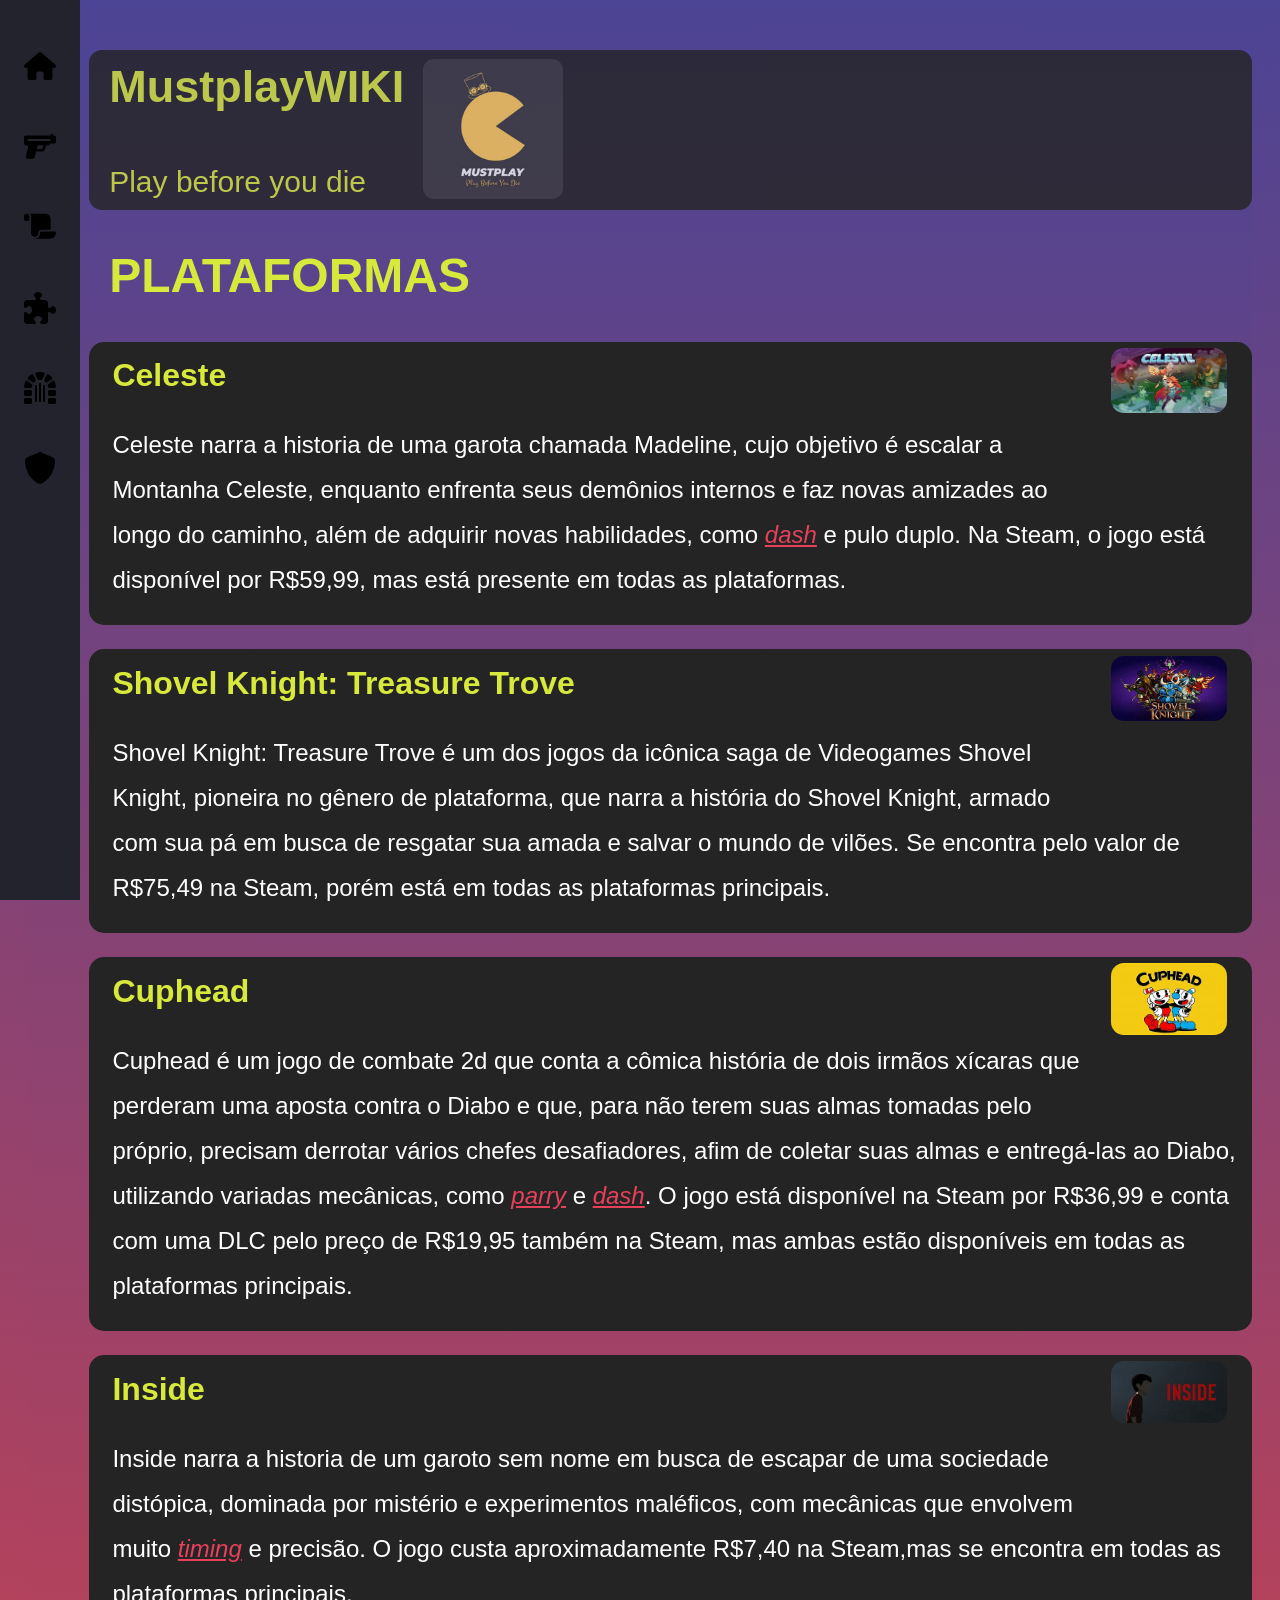
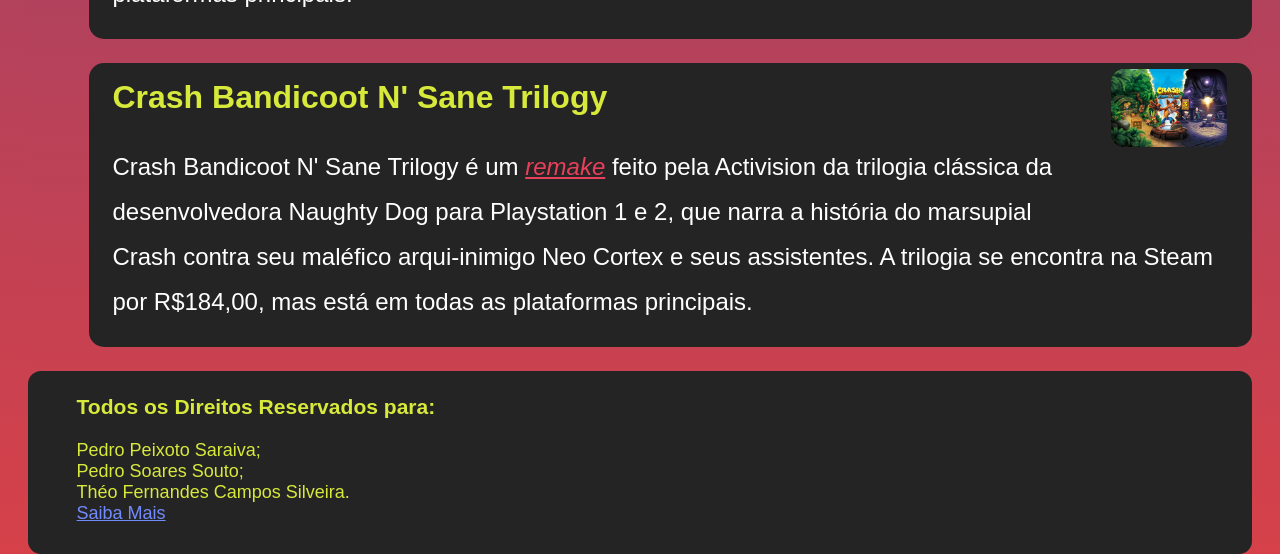
<file: generos/plataforma.html>
<!DOCTYPE html>
<html lang="en">
<head>
    <meta charset="UTF-8">
    <meta name="viewport" content="width=device-width, initial-scale=1.0">
    <title>MustplayWiki</title>
    <link rel="stylesheet" href="estilosgeneros.css">
    <link rel="shortcut icon" type="x-icon" href="../imgs/logo.jpg">
</head>
<body>
    <header class="montserrat">
        <img id="logo" src="../imgs/logo.jpg">
        <h1>MustplayWIKI</h1>
        <p>Play before you die</p>
    </header>
    <nav class="navbar">
        <ul class="navbar-nav">
            <li>
                <a href="../index.html" class="nav-link">
                    <svg xmlns="http://www.w3.org/2000/svg" viewBox="0 0 576 512">
                        <path d="M575.8 255.5c0 18-15 32.1-32 32.1l-32 0 .7 160.2c0 2.7-.2 5.4-.5 8.1l0 16.2c0 22.1-17.9 40-40 40l-16 0c-1.1 0-2.2 0-3.3-.1c-1.4 .1-2.8 .1-4.2 .1L416 512l-24 0c-22.1 0-40-17.9-40-40l0-24 0-64c0-17.7-14.3-32-32-32l-64 0c-17.7 0-32 14.3-32 32l0 64 0 24c0 22.1-17.9 40-40 40l-24 0-31.9 0c-1.5 0-3-.1-4.5-.2c-1.2 .1-2.4 .2-3.6 .2l-16 0c-22.1 0-40-17.9-40-40l0-112c0-.9 0-1.9 .1-2.8l0-69.7-32 0c-18 0-32-14-32-32.1c0-9 3-17 10-24L266.4 8c7-7 15-8 22-8s15 2 21 7L564.8 231.5c8 7 12 15 11 24z"/>
                    </svg>
                    <span class="link-text">Home</span>
                </a>
            </li>
            <li>
                <a href="fps.html" class="nav-link">
                    <svg xmlns="http://www.w3.org/2000/svg" viewBox="0 0 576 512">
                        <path d="M528 56c0-13.3-10.7-24-24-24s-24 10.7-24 24l0 8L32 64C14.3 64 0 78.3 0 96L0 208c0 17.7 14.3 32 32 32l10 0c20.8 0 36.1 19.6 31 39.8L33 440.2c-2.4 9.6-.2 19.7 5.8 27.5S54.1 480 64 480l96 0c14.7 0 27.5-10 31-24.2L217 352l104.5 0c23.7 0 44.8-14.9 52.7-37.2L400.9 240l31.1 0c8.5 0 16.6-3.4 22.6-9.4L477.3 208l66.7 0c17.7 0 32-14.3 32-32l0-80c0-17.7-14.3-32-32-32l-16 0 0-8zM321.4 304L229 304l16-64 105 0-21 58.7c-1.1 3.2-4.2 5.3-7.5 5.3zM80 128l384 0c8.8 0 16 7.2 16 16s-7.2 16-16 16L80 160c-8.8 0-16-7.2-16-16s7.2-16 16-16z"/>
                    </svg>
                    <span class="link-text">FPS</span>
                </a>
            </li>
            <li>
                <a href="metroidvania.html" class="nav-link">
                    <svg xmlns="http://www.w3.org/2000/svg" viewBox="0 0 576 512">
                        <path d="M0 80l0 48c0 17.7 14.3 32 32 32l16 0 48 0 0-80c0-26.5-21.5-48-48-48S0 53.5 0 80zM112 32c10 13.4 16 30 16 48l0 304c0 35.3 28.7 64 64 64s64-28.7 64-64l0-5.3c0-32.4 26.3-58.7 58.7-58.7L480 320l0-192c0-53-43-96-96-96L112 32zM464 480c61.9 0 112-50.1 112-112c0-8.8-7.2-16-16-16l-245.3 0c-14.7 0-26.7 11.9-26.7 26.7l0 5.3c0 53-43 96-96 96l176 0 96 0z"/>
                    </svg>
                    <span class="link-text">Metroidvanias</span>
                </a>
            </li>
            <li>
                <a href="puzzle.html" class="nav-link">
                    <svg xmlns="http://www.w3.org/2000/svg" viewBox="0 0 512 512">
                        <path d="M192 104.8c0-9.2-5.8-17.3-13.2-22.8C167.2 73.3 160 61.3 160 48c0-26.5 28.7-48 64-48s64 21.5 64 48c0 13.3-7.2 25.3-18.8 34c-7.4 5.5-13.2 13.6-13.2 22.8c0 12.8 10.4 23.2 23.2 23.2l56.8 0c26.5 0 48 21.5 48 48l0 56.8c0 12.8 10.4 23.2 23.2 23.2c9.2 0 17.3-5.8 22.8-13.2c8.7-11.6 20.7-18.8 34-18.8c26.5 0 48 28.7 48 64s-21.5 64-48 64c-13.3 0-25.3-7.2-34-18.8c-5.5-7.4-13.6-13.2-22.8-13.2c-12.8 0-23.2 10.4-23.2 23.2L384 464c0 26.5-21.5 48-48 48l-56.8 0c-12.8 0-23.2-10.4-23.2-23.2c0-9.2 5.8-17.3 13.2-22.8c11.6-8.7 18.8-20.7 18.8-34c0-26.5-28.7-48-64-48s-64 21.5-64 48c0 13.3 7.2 25.3 18.8 34c7.4 5.5 13.2 13.6 13.2 22.8c0 12.8-10.4 23.2-23.2 23.2L48 512c-26.5 0-48-21.5-48-48L0 343.2C0 330.4 10.4 320 23.2 320c9.2 0 17.3 5.8 22.8 13.2C54.7 344.8 66.7 352 80 352c26.5 0 48-28.7 48-64s-21.5-64-48-64c-13.3 0-25.3 7.2-34 18.8C40.5 250.2 32.4 256 23.2 256C10.4 256 0 245.6 0 232.8L0 176c0-26.5 21.5-48 48-48l120.8 0c12.8 0 23.2-10.4 23.2-23.2z"/>
                    </svg>
                    <span class="link-text">Puzzles</span>
                </a>
            </li>
            <li>
                <a href="roguelike.html" class="nav-link">
                        <svg xmlns="http://www.w3.org/2000/svg" viewBox="0 0 512 512">
                            <path d="M336.6 156.5c1.3 1.1 2.7 2.2 3.9 3.3c9.3 8.2 23 10.5 33.4 3.6l67.6-45.1c11.4-7.6 14.2-23.2 5.1-33.4C430 66.6 410.9 50.6 389.7 37.6c-11.9-7.3-26.9-1.4-32.1 11.6l-30.5 76.2c-4.5 11.1 .2 23.6 9.5 31.2zM328 36.8c5.1-12.8-1.6-27.4-15-30.5C294.7 2.2 275.6 0 256 0s-38.7 2.2-57 6.4C185.5 9.4 178.8 24 184 36.8l30.3 75.8c4.5 11.3 16.8 17.2 29 16c4.2-.4 8.4-.6 12.7-.6s8.6 .2 12.7 .6c12.1 1.2 24.4-4.7 29-16L328 36.8zM65.5 85c-9.1 10.2-6.3 25.8 5.1 33.4l67.6 45.1c10.3 6.9 24.1 4.6 33.4-3.6c1.3-1.1 2.6-2.3 4-3.3c9.3-7.5 13.9-20.1 9.5-31.2L154.4 49.2c-5.2-12.9-20.3-18.8-32.1-11.6C101.1 50.6 82 66.6 65.5 85zm314 137.1c.9 3.3 1.7 6.6 2.3 10c2.5 13 13 23.9 26.2 23.9l80 0c13.3 0 24.1-10.8 22.9-24c-2.5-27.2-9.3-53.2-19.7-77.3c-5.5-12.9-21.4-16.6-33.1-8.9l-68.6 45.7c-9.8 6.5-13.2 19.2-10 30.5zM53.9 145.8c-11.6-7.8-27.6-4-33.1 8.9C10.4 178.8 3.6 204.8 1.1 232c-1.2 13.2 9.6 24 22.9 24l80 0c13.3 0 23.8-10.8 26.2-23.9c.6-3.4 1.4-6.7 2.3-10c3.1-11.4-.2-24-10-30.5L53.9 145.8zM104 288l-80 0c-13.3 0-24 10.7-24 24l0 48c0 13.3 10.7 24 24 24l80 0c13.3 0 24-10.7 24-24l0-48c0-13.3-10.7-24-24-24zm304 0c-13.3 0-24 10.7-24 24l0 48c0 13.3 10.7 24 24 24l80 0c13.3 0 24-10.7 24-24l0-48c0-13.3-10.7-24-24-24l-80 0zM24 416c-13.3 0-24 10.7-24 24l0 48c0 13.3 10.7 24 24 24l80 0c13.3 0 24-10.7 24-24l0-48c0-13.3-10.7-24-24-24l-80 0zm384 0c-13.3 0-24 10.7-24 24l0 48c0 13.3 10.7 24 24 24l80 0c13.3 0 24-10.7 24-24l0-48c0-13.3-10.7-24-24-24l-80 0zM272 192c0-8.8-7.2-16-16-16s-16 7.2-16 16l0 272c0 8.8 7.2 16 16 16s16-7.2 16-16l0-272zm-64 32c0-8.8-7.2-16-16-16s-16 7.2-16 16l0 240c0 8.8 7.2 16 16 16s16-7.2 16-16l0-240zm128 0c0-8.8-7.2-16-16-16s-16 7.2-16 16l0 240c0 8.8 7.2 16 16 16s16-7.2 16-16l0-240z"/>
                        </svg>
                    <span class="link-text">Roguelikes</span>
                </a>
            </li>
            <li>
                <a href="soulslike.html" class="nav-link">
                    <svg xmlns="http://www.w3.org/2000/svg" viewBox="0 0 512 512">
                        <path d="M256 0c4.6 0 9.2 1 13.4 2.9L457.7 82.8c22 9.3 38.4 31 38.3 57.2c-.5 99.2-41.3 280.7-213.6 363.2c-16.7 8-36.1 8-52.8 0C57.3 420.7 16.5 239.2 16 140c-.1-26.2 16.3-47.9 38.3-57.2L242.7 2.9C246.8 1 251.4 0 256 0z"/>
                    </svg>
                    <span class="link-text">Soulslikes</span>
                </a>
            </li>
        </ul>
    </nav>
    <main>
        <h1>PLATAFORMAS</h1>
        <section>
            <h2>Celeste</h2>
            <img class="foto_jogos" src="../imgs/celeste.jpeg" alt="">
            <p>
                Celeste narra a historia de uma garota chamada Madeline, cujo objetivo é
                escalar a Montanha Celeste, enquanto enfrenta seus demônios internos e faz
                novas amizades ao longo do caminho, além de adquirir novas habilidades, como
                <em onmouseover=mostrardash1() onmouseout=esconderdash1()>dash</em> e pulo
                duplo. Na Steam, o jogo está disponível por R$59,99, mas está presente em
                todas as plataformas.
            </p>
        </section>
        <article id="dash-1" onmouseover=mostrardash1() onmouseout=esconderdash1()>
            <p>
                Dash é um termo comumente usado para se referir a um turbo, um rápido avanço
                que o personagem faz após algum comando. É uma mecânica muito presente em jogos
                de plataforma.
            </p>
        </article>
        <section>
            <h2>Shovel Knight: Treasure Trove</h2>
            <img class="foto_jogos" src="../imgs/shovel.jpeg" alt="">
            <p>
                Shovel Knight: Treasure Trove é um dos jogos da icônica saga de Videogames
                Shovel Knight, pioneira no gênero de plataforma, que narra a história do
                Shovel Knight, armado com sua pá em busca de resgatar sua amada e salvar o
                mundo de vilões. Se encontra pelo valor de R$75,49 na Steam, porém está em
                todas as plataformas principais.
            </p>
        </section>
        <section>
            <h2>Cuphead</h2>
            <img class="foto_jogos" src="../imgs/cup.jpeg" alt="">
            <p>
                Cuphead é um jogo de combate 2d que conta a cômica história de dois irmãos
                xícaras que perderam uma aposta contra o Diabo e que, para não terem suas almas
                tomadas pelo próprio, precisam derrotar vários chefes desafiadores, afim de
                coletar suas almas e entregá-las ao Diabo, utilizando variadas mecânicas, como
                <em onmouseover=mostrarparry() onmouseout=esconderparry()>parry</em> e
                <em onmouseover=mostrardash2() onmouseout=esconderdash2()>dash</em>. O jogo está
                disponível na Steam por R$36,99 e conta com uma DLC pelo preço de R$19,95 também
                na Steam, mas ambas estão disponíveis em todas as plataformas principais.
            </p>
        </section>
        <article id="dash-2" onmouseover=mostrardash2() onmouseout=esconderdash2()>
            <p>
                Dash é um termo comumente usado para se referir a um turbo, um rápido avanço
                que o personagem faz após algum comando. É uma mecânica muito presente em jogos
                de plataforma.
            </p>
        </article>
        <article id="parry" onmouseover=mostrarparry() onmouseout=esconderparry()>
            <p>
                Parry é traduzido, muitas vezes, como aparar ou repelir, e representa a ação de
                defender um ataque inimigo no exato momento em que você seria atingido, repelindo-o
                e, geralmente, sendo recompensado com um atordoamento no adversário.
            </p>
        </article>
        <section>
            <h2>Inside</h2>
            <img class="foto_jogos" src="../imgs/inside.jpeg" alt="">
            <p>
                Inside narra a historia de um garoto sem nome em busca de escapar de uma
                sociedade distópica, dominada por mistério e experimentos maléficos, com
                mecânicas que envolvem muito
                <em onmouseover=mostrartiming() onmouseout=escondertiming()>timing</em>
                e precisão. O jogo custa aproximadamente R$7,40 na Steam,mas se encontra
                em todas as plataformas principais.
            </p>
        </section>
        <article id="timing" onmouseover=mostrartiming() onmouseout=escondertiming()>
            <p>
                Timing consiste no tempo certo, ou momentum, em que se deve realizar uma
                ação para conseguir prosseguir. Quando o timing é difícil, a janela de tempo
                é curta para realizar tal ação, por exemplo.
            </p>
        </article>
        <section>
            <h2>Crash Bandicoot N' Sane Trilogy</h2>
            <img class="foto_jogos" src="../imgs/crashbandicoot.jpg" alt="">
            <p>
                Crash Bandicoot N' Sane Trilogy é um
                <em onmouseover=mostrarremake() onmouseout=esconderremake()>remake</em>
                feito pela Activision da trilogia clássica da desenvolvedora Naughty Dog
                para Playstation 1 e 2, que narra a história do marsupial Crash contra seu
                maléfico arqui-inimigo Neo Cortex e seus assistentes. A trilogia se encontra
                na Steam por R$184,00, mas está em todas as plataformas principais.
            </p>
        </section>
        <article id="remake" onmouseover=mostrarremake() onmouseout=esconderremake()>
            <p>
                A tradução direta para remake é reprodução, ou refazer, e que, logicamente,
                significa refazer o jogo do zero, aprimorando os gráficos e mecânicas para a
                geração atual e, muitas vezes, criando novas mecânicas também.
            </p>
        </article>
    </main>
    <footer>
        <h3 class="creditos">Todos os Direitos Reservados para:</h3>
        <ul class="creditos">
            <li>Pedro Peixoto Saraiva;</li>
            <li>Pedro Soares Souto;</li>
            <li>Théo Fernandes Campos Silveira.</li>
            <li><a href="../creditos.html" target="_blank" id="pag-creditos">Saiba Mais</a></li>
        </ul>
    </footer>

    <script src="plataformas.js"></script>
</body>
</html>
</file>
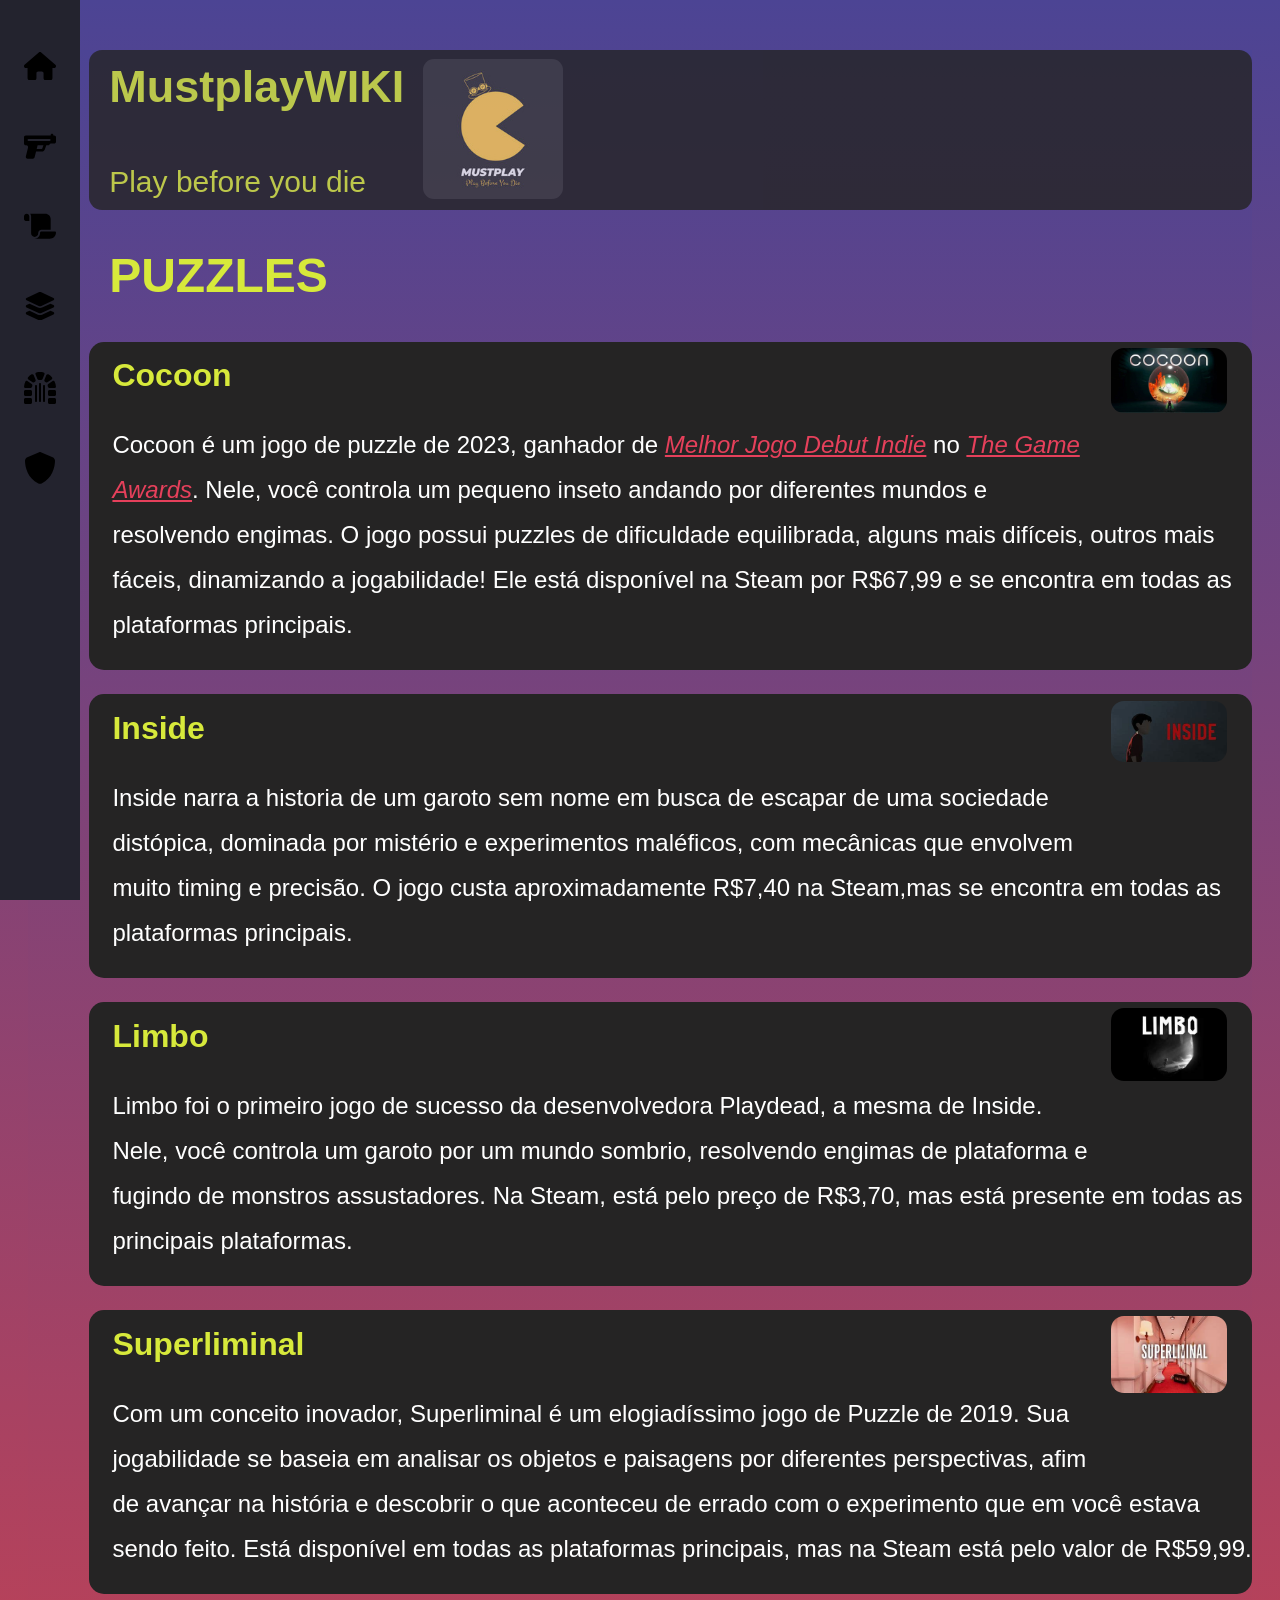
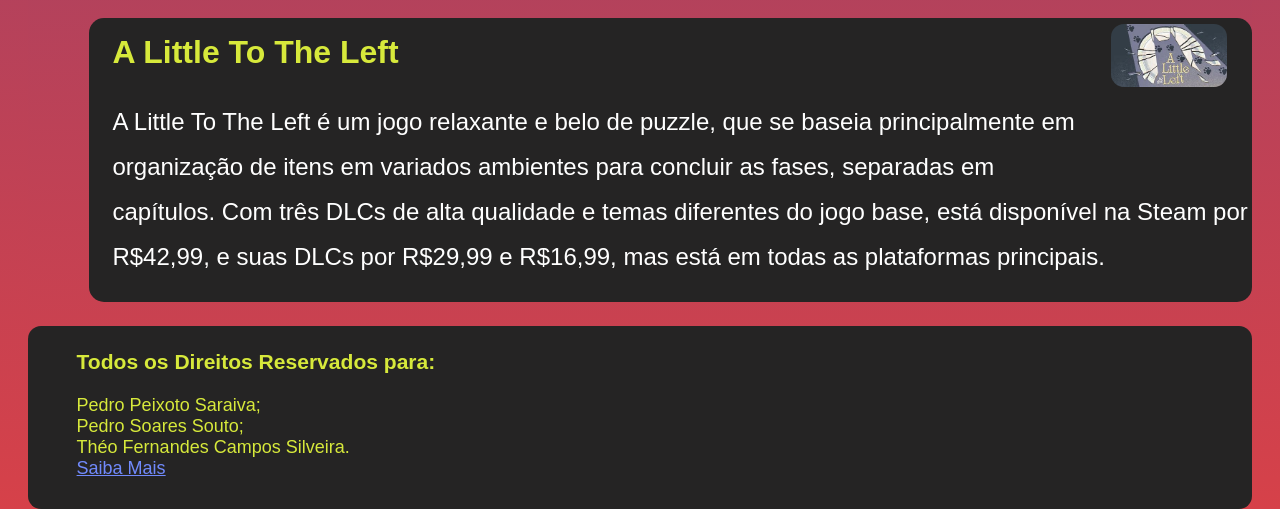
<file: generos/puzzle.html>
<!DOCTYPE html>
<html lang="en">
<head>
    <meta charset="UTF-8">
    <meta name="viewport" content="width=device-width, initial-scale=1.0">
    <title>MustplayWiki</title>
    <link rel="stylesheet" href="estilosgeneros.css">
    <link rel="shortcut icon" type="x-icon" href="../imgs/logo.jpg">
</head>
<body>
    <header class="montserrat">
        <img id="logo" src="../imgs/logo.jpg">
        <h1>MustplayWIKI</h1>
        <p>Play before you die</p>
    </header>
    <nav class="navbar">
        <ul class="navbar-nav">
            <li>
                <a href="../index.html" class="nav-link">
                    <svg xmlns="http://www.w3.org/2000/svg" viewBox="0 0 576 512">
                        <path d="M575.8 255.5c0 18-15 32.1-32 32.1l-32 0 .7 160.2c0 2.7-.2 5.4-.5 8.1l0 16.2c0 22.1-17.9 40-40 40l-16 0c-1.1 0-2.2 0-3.3-.1c-1.4 .1-2.8 .1-4.2 .1L416 512l-24 0c-22.1 0-40-17.9-40-40l0-24 0-64c0-17.7-14.3-32-32-32l-64 0c-17.7 0-32 14.3-32 32l0 64 0 24c0 22.1-17.9 40-40 40l-24 0-31.9 0c-1.5 0-3-.1-4.5-.2c-1.2 .1-2.4 .2-3.6 .2l-16 0c-22.1 0-40-17.9-40-40l0-112c0-.9 0-1.9 .1-2.8l0-69.7-32 0c-18 0-32-14-32-32.1c0-9 3-17 10-24L266.4 8c7-7 15-8 22-8s15 2 21 7L564.8 231.5c8 7 12 15 11 24z"/>
                    </svg>
                    <span class="link-text">Home</span>
                </a>
            </li>
            <li>
                <a href="fps.html" class="nav-link">
                    <svg xmlns="http://www.w3.org/2000/svg" viewBox="0 0 576 512">
                        <path d="M528 56c0-13.3-10.7-24-24-24s-24 10.7-24 24l0 8L32 64C14.3 64 0 78.3 0 96L0 208c0 17.7 14.3 32 32 32l10 0c20.8 0 36.1 19.6 31 39.8L33 440.2c-2.4 9.6-.2 19.7 5.8 27.5S54.1 480 64 480l96 0c14.7 0 27.5-10 31-24.2L217 352l104.5 0c23.7 0 44.8-14.9 52.7-37.2L400.9 240l31.1 0c8.5 0 16.6-3.4 22.6-9.4L477.3 208l66.7 0c17.7 0 32-14.3 32-32l0-80c0-17.7-14.3-32-32-32l-16 0 0-8zM321.4 304L229 304l16-64 105 0-21 58.7c-1.1 3.2-4.2 5.3-7.5 5.3zM80 128l384 0c8.8 0 16 7.2 16 16s-7.2 16-16 16L80 160c-8.8 0-16-7.2-16-16s7.2-16 16-16z"/>
                    </svg>
                    <span class="link-text">FPS</span>
                </a>
            </li>
            <li>
                <a href="metroidvania.html" class="nav-link">
                    <svg xmlns="http://www.w3.org/2000/svg" viewBox="0 0 576 512">
                        <path d="M0 80l0 48c0 17.7 14.3 32 32 32l16 0 48 0 0-80c0-26.5-21.5-48-48-48S0 53.5 0 80zM112 32c10 13.4 16 30 16 48l0 304c0 35.3 28.7 64 64 64s64-28.7 64-64l0-5.3c0-32.4 26.3-58.7 58.7-58.7L480 320l0-192c0-53-43-96-96-96L112 32zM464 480c61.9 0 112-50.1 112-112c0-8.8-7.2-16-16-16l-245.3 0c-14.7 0-26.7 11.9-26.7 26.7l0 5.3c0 53-43 96-96 96l176 0 96 0z"/>
                    </svg>
                    <span class="link-text">Metroidvanias</span>
                </a>
            </li>
            <li>
                <a href="plataforma.html" class="nav-link">
                    <svg xmlns="http://www.w3.org/2000/svg" viewBox="0 0 576 512">
                        <path d="M264.5 5.2c14.9-6.9 32.1-6.9 47 0l218.6 101c8.5 3.9 13.9 12.4 13.9 21.8s-5.4 17.9-13.9 21.8l-218.6 101c-14.9 6.9-32.1 6.9-47 0L45.9 149.8C37.4 145.8 32 137.3 32 128s5.4-17.9 13.9-21.8L264.5 5.2zM476.9 209.6l53.2 24.6c8.5 3.9 13.9 12.4 13.9 21.8s-5.4 17.9-13.9 21.8l-218.6 101c-14.9 6.9-32.1 6.9-47 0L45.9 277.8C37.4 273.8 32 265.3 32 256s5.4-17.9 13.9-21.8l53.2-24.6 152 70.2c23.4 10.8 50.4 10.8 73.8 0l152-70.2zm-152 198.2l152-70.2 53.2 24.6c8.5 3.9 13.9 12.4 13.9 21.8s-5.4 17.9-13.9 21.8l-218.6 101c-14.9 6.9-32.1 6.9-47 0L45.9 405.8C37.4 401.8 32 393.3 32 384s5.4-17.9 13.9-21.8l53.2-24.6 152 70.2c23.4 10.8 50.4 10.8 73.8 0z"/>
                    </svg>
                    <span class="link-text">Plataformas</span>
                </a>
            </li>
            <li>
                <a href="roguelike.html" class="nav-link">
                        <svg xmlns="http://www.w3.org/2000/svg" viewBox="0 0 512 512">
                            <path d="M336.6 156.5c1.3 1.1 2.7 2.2 3.9 3.3c9.3 8.2 23 10.5 33.4 3.6l67.6-45.1c11.4-7.6 14.2-23.2 5.1-33.4C430 66.6 410.9 50.6 389.7 37.6c-11.9-7.3-26.9-1.4-32.1 11.6l-30.5 76.2c-4.5 11.1 .2 23.6 9.5 31.2zM328 36.8c5.1-12.8-1.6-27.4-15-30.5C294.7 2.2 275.6 0 256 0s-38.7 2.2-57 6.4C185.5 9.4 178.8 24 184 36.8l30.3 75.8c4.5 11.3 16.8 17.2 29 16c4.2-.4 8.4-.6 12.7-.6s8.6 .2 12.7 .6c12.1 1.2 24.4-4.7 29-16L328 36.8zM65.5 85c-9.1 10.2-6.3 25.8 5.1 33.4l67.6 45.1c10.3 6.9 24.1 4.6 33.4-3.6c1.3-1.1 2.6-2.3 4-3.3c9.3-7.5 13.9-20.1 9.5-31.2L154.4 49.2c-5.2-12.9-20.3-18.8-32.1-11.6C101.1 50.6 82 66.6 65.5 85zm314 137.1c.9 3.3 1.7 6.6 2.3 10c2.5 13 13 23.9 26.2 23.9l80 0c13.3 0 24.1-10.8 22.9-24c-2.5-27.2-9.3-53.2-19.7-77.3c-5.5-12.9-21.4-16.6-33.1-8.9l-68.6 45.7c-9.8 6.5-13.2 19.2-10 30.5zM53.9 145.8c-11.6-7.8-27.6-4-33.1 8.9C10.4 178.8 3.6 204.8 1.1 232c-1.2 13.2 9.6 24 22.9 24l80 0c13.3 0 23.8-10.8 26.2-23.9c.6-3.4 1.4-6.7 2.3-10c3.1-11.4-.2-24-10-30.5L53.9 145.8zM104 288l-80 0c-13.3 0-24 10.7-24 24l0 48c0 13.3 10.7 24 24 24l80 0c13.3 0 24-10.7 24-24l0-48c0-13.3-10.7-24-24-24zm304 0c-13.3 0-24 10.7-24 24l0 48c0 13.3 10.7 24 24 24l80 0c13.3 0 24-10.7 24-24l0-48c0-13.3-10.7-24-24-24l-80 0zM24 416c-13.3 0-24 10.7-24 24l0 48c0 13.3 10.7 24 24 24l80 0c13.3 0 24-10.7 24-24l0-48c0-13.3-10.7-24-24-24l-80 0zm384 0c-13.3 0-24 10.7-24 24l0 48c0 13.3 10.7 24 24 24l80 0c13.3 0 24-10.7 24-24l0-48c0-13.3-10.7-24-24-24l-80 0zM272 192c0-8.8-7.2-16-16-16s-16 7.2-16 16l0 272c0 8.8 7.2 16 16 16s16-7.2 16-16l0-272zm-64 32c0-8.8-7.2-16-16-16s-16 7.2-16 16l0 240c0 8.8 7.2 16 16 16s16-7.2 16-16l0-240zm128 0c0-8.8-7.2-16-16-16s-16 7.2-16 16l0 240c0 8.8 7.2 16 16 16s16-7.2 16-16l0-240z"/>
                        </svg>
                    <span class="link-text">Roguelikes</span>
                </a>
            </li>
            <li>
                <a href="soulslike.html" class="nav-link">
                    <svg xmlns="http://www.w3.org/2000/svg" viewBox="0 0 512 512">
                        <path d="M256 0c4.6 0 9.2 1 13.4 2.9L457.7 82.8c22 9.3 38.4 31 38.3 57.2c-.5 99.2-41.3 280.7-213.6 363.2c-16.7 8-36.1 8-52.8 0C57.3 420.7 16.5 239.2 16 140c-.1-26.2 16.3-47.9 38.3-57.2L242.7 2.9C246.8 1 251.4 0 256 0z"/>
                    </svg>
                    <span class="link-text">Soulslikes</span>
                </a>
            </li>
        </ul>
    </nav>
    <main>
        <h1>PUZZLES</h1>
        <section>
            <h2>Cocoon</h2>
            <img class="foto_jogos" src="../imgs/cocoon.jpeg" alt="">
            <p>
                Cocoon é um jogo de puzzle de 2023, ganhador de
                <em onmouseover=mostrardebut() onmouseout=esconderdebut()>Melhor Jogo Debut Indie</em>
                no <em onmouseover=mostrartga() onmouseout=escondertga()>The Game Awards</em>.
                Nele, você controla um pequeno inseto andando por
                diferentes mundos e resolvendo engimas. O jogo possui puzzles de dificuldade
                equilibrada, alguns mais difíceis, outros mais fáceis, dinamizando a jogabilidade!
                Ele está disponível na Steam por R$67,99 e se encontra em todas as plataformas
                principais.
            </p>
        </section>
        <article id="debut" onmouseover=mostrardebut() onmouseout=esconderdebut()>
            <p>
                Categoria da Cerimônia do The Game Awards que premia o melhor primeiro jogo
                de uma nova empresa Indie (independente), ou seja, empresas que acabaram de
                lançar seu primeiro jogo.
            </p>
        </article>
        <article id="tga" onmouseover=mostrartga() onmouseout=escondertga()>
            <p>
                Principal cerimônia de games atualmente. Com seu principal apresentador e fundador
                sendo o renomado jornalista Geoff Keighley, tem uma duração aproximada de 3 horas,
                ocorrendo no fim do ano, no íncio de Dezembro.
            </p>
        </article>
        <section>
            <h2>Inside</h2>
            <img class="foto_jogos" src="../imgs/inside.jpeg" alt="">
            <p>
                Inside narra a historia de um garoto sem nome em busca de escapar de uma
                sociedade distópica, dominada por mistério e experimentos maléficos, com
                mecânicas que envolvem muito timing e precisão. O jogo custa aproximadamente
                R$7,40 na Steam,mas se encontra em todas as plataformas principais.
            </p>
        </section>
        <section>
            <h2>Limbo</h2>
            <img class="foto_jogos" src="../imgs/limbo.jpeg" alt="">
            <p>
                Limbo foi o primeiro jogo de sucesso da desenvolvedora Playdead,
                a mesma de Inside. Nele, você controla um garoto por um mundo sombrio,
                resolvendo engimas de plataforma e fugindo de monstros assustadores.
                Na Steam, está pelo preço de R$3,70, mas está presente em todas as
                principais plataformas.
            </p>
        </section>
        <section>
            <h2>Superliminal</h2>
            <img class="foto_jogos" src="../imgs/superliminal.jpeg" alt="">
            <p>
                Com um conceito inovador, Superliminal é um elogiadíssimo jogo de Puzzle
                de 2019. Sua jogabilidade se baseia em analisar os objetos e paisagens por
                diferentes perspectivas, afim de avançar na história e descobrir o que
                aconteceu de errado com o experimento que em você estava sendo feito. Está
                disponível em todas as plataformas principais, mas na Steam está pelo valor
                de R$59,99. 
            </p>
        </section>
        <section>
            <h2>A Little To The Left</h2>
            <img class="foto_jogos" src="../imgs/alittletotheleft.jpeg" alt="">
            <p>
                A Little To The Left é um jogo relaxante e belo de puzzle, que se baseia
                principalmente em organização de itens em variados ambientes para concluir
                as fases, separadas em capítulos. Com três DLCs de alta qualidade e
                temas diferentes do jogo base, está disponível na Steam por R$42,99, e
                suas DLCs por R$29,99 e R$16,99, mas está em todas as plataformas principais.
            </p>
        </section>
    </main>
    <footer>
        <h3 class="creditos">Todos os Direitos Reservados para:</h3>
        <ul class="creditos">
            <li>Pedro Peixoto Saraiva;</li>
            <li>Pedro Soares Souto;</li>
            <li>Théo Fernandes Campos Silveira.</li>
            <li><a href="../creditos.html" target="_blank" id="pag-creditos">Saiba Mais</a></li>
        </ul>
    </footer>

    <script src="puzzles.js"></script>
</body>
</html>
</file>
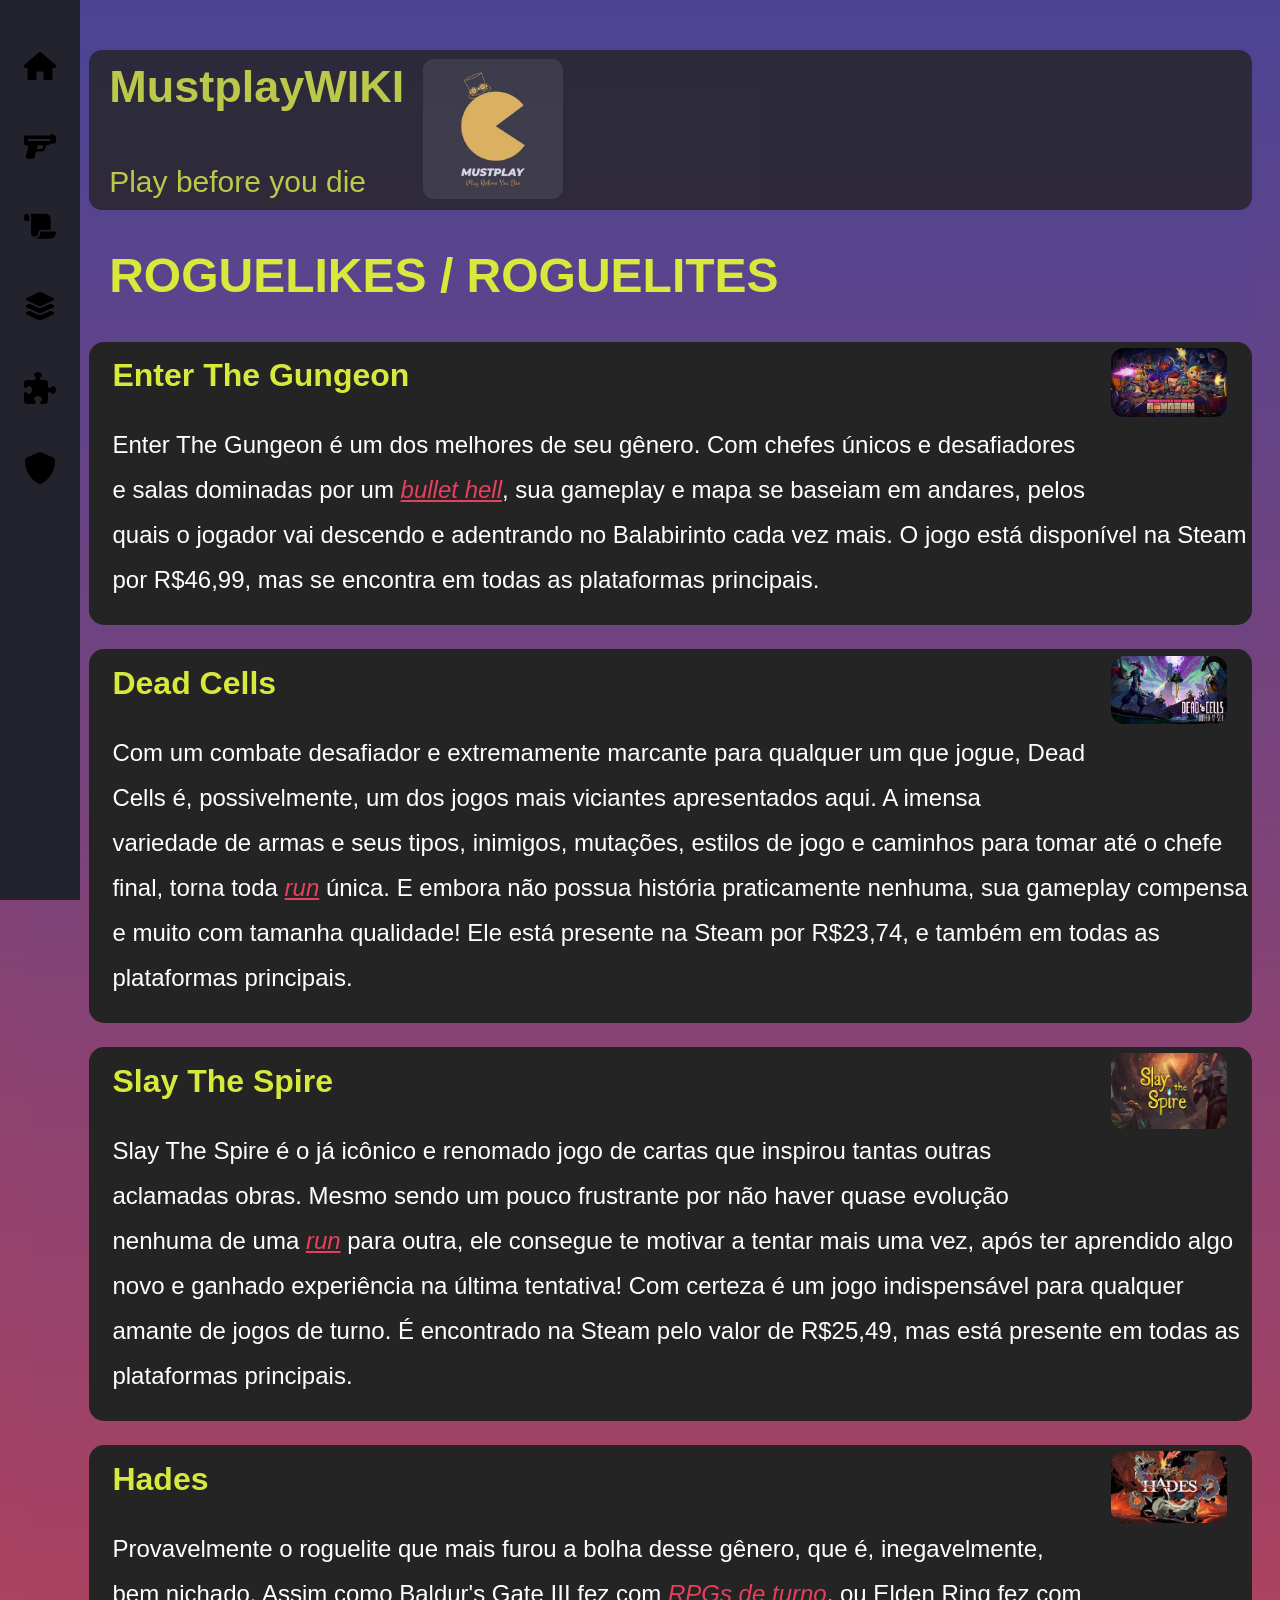
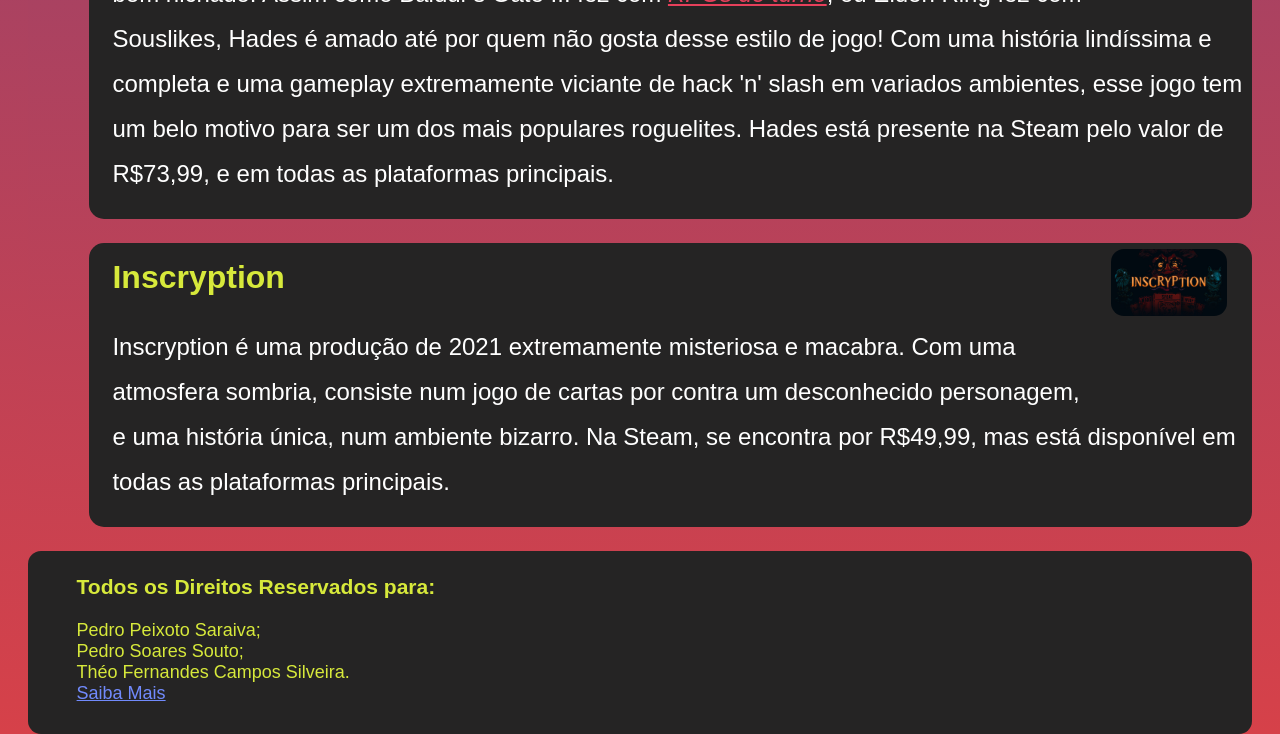
<file: generos/roguelike.html>
<!DOCTYPE html>
<html lang="en">
<head>
    <meta charset="UTF-8">
    <meta name="viewport" content="width=device-width, initial-scale=1.0">
    <title>MustplayWiki</title>
    <link rel="stylesheet" href="estilosgeneros.css">
    <link rel="shortcut icon" type="x-icon" href="../imgs/logo.jpg">
</head>
<body>
    <header class="montserrat">
        <img id="logo" src="../imgs/logo.jpg">
        <h1>MustplayWIKI</h1>
        <p>Play before you die</p>
    </header>
    <nav class="navbar">
        <ul class="navbar-nav">
            <li>
                <a href="../index.html" class="nav-link">
                    <svg xmlns="http://www.w3.org/2000/svg" viewBox="0 0 576 512">
                        <path d="M575.8 255.5c0 18-15 32.1-32 32.1l-32 0 .7 160.2c0 2.7-.2 5.4-.5 8.1l0 16.2c0 22.1-17.9 40-40 40l-16 0c-1.1 0-2.2 0-3.3-.1c-1.4 .1-2.8 .1-4.2 .1L416 512l-24 0c-22.1 0-40-17.9-40-40l0-24 0-64c0-17.7-14.3-32-32-32l-64 0c-17.7 0-32 14.3-32 32l0 64 0 24c0 22.1-17.9 40-40 40l-24 0-31.9 0c-1.5 0-3-.1-4.5-.2c-1.2 .1-2.4 .2-3.6 .2l-16 0c-22.1 0-40-17.9-40-40l0-112c0-.9 0-1.9 .1-2.8l0-69.7-32 0c-18 0-32-14-32-32.1c0-9 3-17 10-24L266.4 8c7-7 15-8 22-8s15 2 21 7L564.8 231.5c8 7 12 15 11 24z"/>
                    </svg>
                    <span class="link-text">Home</span>
                </a>
            </li>
            <li>
                <a href="fps.html" class="nav-link">
                    <svg xmlns="http://www.w3.org/2000/svg" viewBox="0 0 576 512">
                        <path d="M528 56c0-13.3-10.7-24-24-24s-24 10.7-24 24l0 8L32 64C14.3 64 0 78.3 0 96L0 208c0 17.7 14.3 32 32 32l10 0c20.8 0 36.1 19.6 31 39.8L33 440.2c-2.4 9.6-.2 19.7 5.8 27.5S54.1 480 64 480l96 0c14.7 0 27.5-10 31-24.2L217 352l104.5 0c23.7 0 44.8-14.9 52.7-37.2L400.9 240l31.1 0c8.5 0 16.6-3.4 22.6-9.4L477.3 208l66.7 0c17.7 0 32-14.3 32-32l0-80c0-17.7-14.3-32-32-32l-16 0 0-8zM321.4 304L229 304l16-64 105 0-21 58.7c-1.1 3.2-4.2 5.3-7.5 5.3zM80 128l384 0c8.8 0 16 7.2 16 16s-7.2 16-16 16L80 160c-8.8 0-16-7.2-16-16s7.2-16 16-16z"/>
                    </svg>
                    <span class="link-text">FPS</span>
                </a>
            </li>
            <li>
                <a href="metroidvania.html" class="nav-link">
                    <svg xmlns="http://www.w3.org/2000/svg" viewBox="0 0 576 512">
                        <path d="M0 80l0 48c0 17.7 14.3 32 32 32l16 0 48 0 0-80c0-26.5-21.5-48-48-48S0 53.5 0 80zM112 32c10 13.4 16 30 16 48l0 304c0 35.3 28.7 64 64 64s64-28.7 64-64l0-5.3c0-32.4 26.3-58.7 58.7-58.7L480 320l0-192c0-53-43-96-96-96L112 32zM464 480c61.9 0 112-50.1 112-112c0-8.8-7.2-16-16-16l-245.3 0c-14.7 0-26.7 11.9-26.7 26.7l0 5.3c0 53-43 96-96 96l176 0 96 0z"/>
                    </svg>
                    <span class="link-text">Metroidvanias</span>
                </a>
            </li>
            <li>
                <a href="plataforma.html" class="nav-link">
                    <svg xmlns="http://www.w3.org/2000/svg" viewBox="0 0 576 512">
                        <path d="M264.5 5.2c14.9-6.9 32.1-6.9 47 0l218.6 101c8.5 3.9 13.9 12.4 13.9 21.8s-5.4 17.9-13.9 21.8l-218.6 101c-14.9 6.9-32.1 6.9-47 0L45.9 149.8C37.4 145.8 32 137.3 32 128s5.4-17.9 13.9-21.8L264.5 5.2zM476.9 209.6l53.2 24.6c8.5 3.9 13.9 12.4 13.9 21.8s-5.4 17.9-13.9 21.8l-218.6 101c-14.9 6.9-32.1 6.9-47 0L45.9 277.8C37.4 273.8 32 265.3 32 256s5.4-17.9 13.9-21.8l53.2-24.6 152 70.2c23.4 10.8 50.4 10.8 73.8 0l152-70.2zm-152 198.2l152-70.2 53.2 24.6c8.5 3.9 13.9 12.4 13.9 21.8s-5.4 17.9-13.9 21.8l-218.6 101c-14.9 6.9-32.1 6.9-47 0L45.9 405.8C37.4 401.8 32 393.3 32 384s5.4-17.9 13.9-21.8l53.2-24.6 152 70.2c23.4 10.8 50.4 10.8 73.8 0z"/>
                    </svg>
                    <span class="link-text">Plataformas</span>
                </a>
            </li>
            <li>
                <a href="puzzle.html" class="nav-link">
                    <svg xmlns="http://www.w3.org/2000/svg" viewBox="0 0 512 512">
                        <path d="M192 104.8c0-9.2-5.8-17.3-13.2-22.8C167.2 73.3 160 61.3 160 48c0-26.5 28.7-48 64-48s64 21.5 64 48c0 13.3-7.2 25.3-18.8 34c-7.4 5.5-13.2 13.6-13.2 22.8c0 12.8 10.4 23.2 23.2 23.2l56.8 0c26.5 0 48 21.5 48 48l0 56.8c0 12.8 10.4 23.2 23.2 23.2c9.2 0 17.3-5.8 22.8-13.2c8.7-11.6 20.7-18.8 34-18.8c26.5 0 48 28.7 48 64s-21.5 64-48 64c-13.3 0-25.3-7.2-34-18.8c-5.5-7.4-13.6-13.2-22.8-13.2c-12.8 0-23.2 10.4-23.2 23.2L384 464c0 26.5-21.5 48-48 48l-56.8 0c-12.8 0-23.2-10.4-23.2-23.2c0-9.2 5.8-17.3 13.2-22.8c11.6-8.7 18.8-20.7 18.8-34c0-26.5-28.7-48-64-48s-64 21.5-64 48c0 13.3 7.2 25.3 18.8 34c7.4 5.5 13.2 13.6 13.2 22.8c0 12.8-10.4 23.2-23.2 23.2L48 512c-26.5 0-48-21.5-48-48L0 343.2C0 330.4 10.4 320 23.2 320c9.2 0 17.3 5.8 22.8 13.2C54.7 344.8 66.7 352 80 352c26.5 0 48-28.7 48-64s-21.5-64-48-64c-13.3 0-25.3 7.2-34 18.8C40.5 250.2 32.4 256 23.2 256C10.4 256 0 245.6 0 232.8L0 176c0-26.5 21.5-48 48-48l120.8 0c12.8 0 23.2-10.4 23.2-23.2z"/>
                    </svg>
                    <span class="link-text">Puzzles</span>
                </a>
            </li>
            <li>
                <a href="soulslike.html" class="nav-link">
                    <svg xmlns="http://www.w3.org/2000/svg" viewBox="0 0 512 512">
                        <path d="M256 0c4.6 0 9.2 1 13.4 2.9L457.7 82.8c22 9.3 38.4 31 38.3 57.2c-.5 99.2-41.3 280.7-213.6 363.2c-16.7 8-36.1 8-52.8 0C57.3 420.7 16.5 239.2 16 140c-.1-26.2 16.3-47.9 38.3-57.2L242.7 2.9C246.8 1 251.4 0 256 0z"/>
                    </svg>
                    <span class="link-text">Soulslikes</span>
                </a>
            </li>
        </ul>
    </nav>
    <main>
        <h1>ROGUELIKES / ROGUELITES</h1>
        <section>
            <h2>Enter The Gungeon</h2>
            <img class="foto_jogos" src="../imgs/enterthegungeon.jpeg" alt="">
            <p>
                Enter The Gungeon é um dos melhores de seu gênero. Com chefes únicos e
                desafiadores e salas dominadas por um
                <em onmouseover=mostrarbh() onmouseout=esconderbh()>bullet hell</em>,
                sua gameplay e mapa se baseiam em andares, pelos quais o jogador vai descendo
                e adentrando no Balabirinto cada vez mais. O jogo está disponível na Steam por
                R$46,99, mas se encontra em todas as plataformas principais.
            </p>
        </section>
        <article id="bullet-hell" onmouseover=mostrarbh() onmouseout=esconderbh()>
            <p>
                Bullet Hell é um termo usado para se referir a uma quantidade absurda de
                projéteis na tela, comumente visto em jogos de tiro frenéticos.
            </p>
        </article>
        <section>
            <h2>Dead Cells</h2>
            <img class="foto_jogos" src="../imgs/deadcells.jpeg" alt="">
            <p>
                Com um combate desafiador e extremamente marcante para qualquer um que jogue,
                Dead Cells é, possivelmente, um dos jogos mais viciantes apresentados aqui. A
                imensa variedade de armas e seus tipos, inimigos, mutações, estilos de jogo
                e caminhos para tomar até o chefe final, torna toda
                <em onmouseover=mostrarrun1() onmouseout=esconderrun1()>run</em> única. E
                embora não possua história praticamente nenhuma, sua gameplay compensa e
                muito com tamanha qualidade! Ele está presente na Steam por R$23,74, e também
                em todas as plataformas principais.
            </p>
        </section>
        <article id="run-1" onmouseover=mostrarrun1() onmouseout=esconderrun1()>
            <p>
                Uma run é um termo muito usado para se referir a uma tentativa, uma "corrida".
                É muito usado em roguelikes, onde cada tentativa é chamada de uma run.
            </p>
        </article>
        <section>
            <h2>Slay The Spire</h2>
            <img class="foto_jogos" src="../imgs/slay.jpeg" alt="">
            <p>
                Slay The Spire é o já icônico e renomado jogo de cartas que inspirou tantas outras
                aclamadas obras. Mesmo sendo um pouco frustrante por não haver quase evolução
                nenhuma de uma <em onmouseover=mostrarrun2() onmouseout=esconderrun2()>run</em>
                para outra, ele consegue te motivar a tentar mais uma vez, após ter aprendido
                algo novo e ganhado experiência na última tentativa! Com certeza é um jogo
                indispensável para qualquer amante de jogos de turno. É encontrado na Steam pelo
                valor de R$25,49, mas está presente em todas as plataformas principais.
            </p>
        </section>
        <article id="run-2" onmouseover=mostrarrun2() onmouseout=esconderrun2()>
            <p>
                Uma run é um termo muito usado para se referir a uma tentativa, uma "corrida".
                É muito usado em roguelikes, onde cada tentativa é chamada de uma run.
            </p>
        </article>
        <section>
            <h2>Hades</h2>
            <img class="foto_jogos" src="../imgs/hades.jpeg" alt="">
            <p>
                Provavelmente o roguelite que mais furou a bolha desse gênero, que
                é, inegavelmente, bem nichado. Assim como Baldur's Gate III fez com
                <em onmouseover=mostrarrpg() onmouseout=esconderrpg()>RPGs de turno</em>,
                ou Elden Ring fez com Souslikes, Hades é amado até por quem não gosta desse
                estilo de jogo! Com uma história lindíssima e completa e uma gameplay
                extremamente viciante de hack 'n' slash em variados ambientes, esse jogo
                tem um belo motivo para ser um dos mais populares roguelites. Hades está
                presente na Steam pelo valor de R$73,99, e em todas as plataformas
                principais.
            </p>
        </section>
        <article id="rpg" onmouseover=mostrarrpg() onmouseout=esconderrpg()>
            <p>
                RPGs de turno, nos Videogames, tentam simular o que este gênero é na vida real, com
                jogos de tabuleiro. Embora possua muitas variações, este gênero consiste, em suma,
                em batalhas por turno, normalmente com uma quantidade limitada de ações.
            </p>
        </article>
        <section>
            <h2>Inscryption</h2>
            <img class="foto_jogos" src="../imgs/incrivel.jpg" alt="">
            <p>
                Inscryption é uma produção de 2021 extremamente misteriosa e macabra.
                Com uma atmosfera sombria, consiste num jogo de cartas por contra um
                desconhecido personagem, e uma história única, num ambiente bizarro.
                Na Steam, se encontra por R$49,99, mas está disponível em todas as
                plataformas principais.
            </p>
        </section>
    </main>
    <footer>
        <h3 class="creditos">Todos os Direitos Reservados para:</h3>
        <ul class="creditos">
            <li>Pedro Peixoto Saraiva;</li>
            <li>Pedro Soares Souto;</li>
            <li>Théo Fernandes Campos Silveira.</li>
            <li><a href="../creditos.html" target="_blank" id="pag-creditos">Saiba Mais</a></li>
        </ul>
    </footer>

    <script src="roguelikes.js"></script>
</body>
</html>
</file>
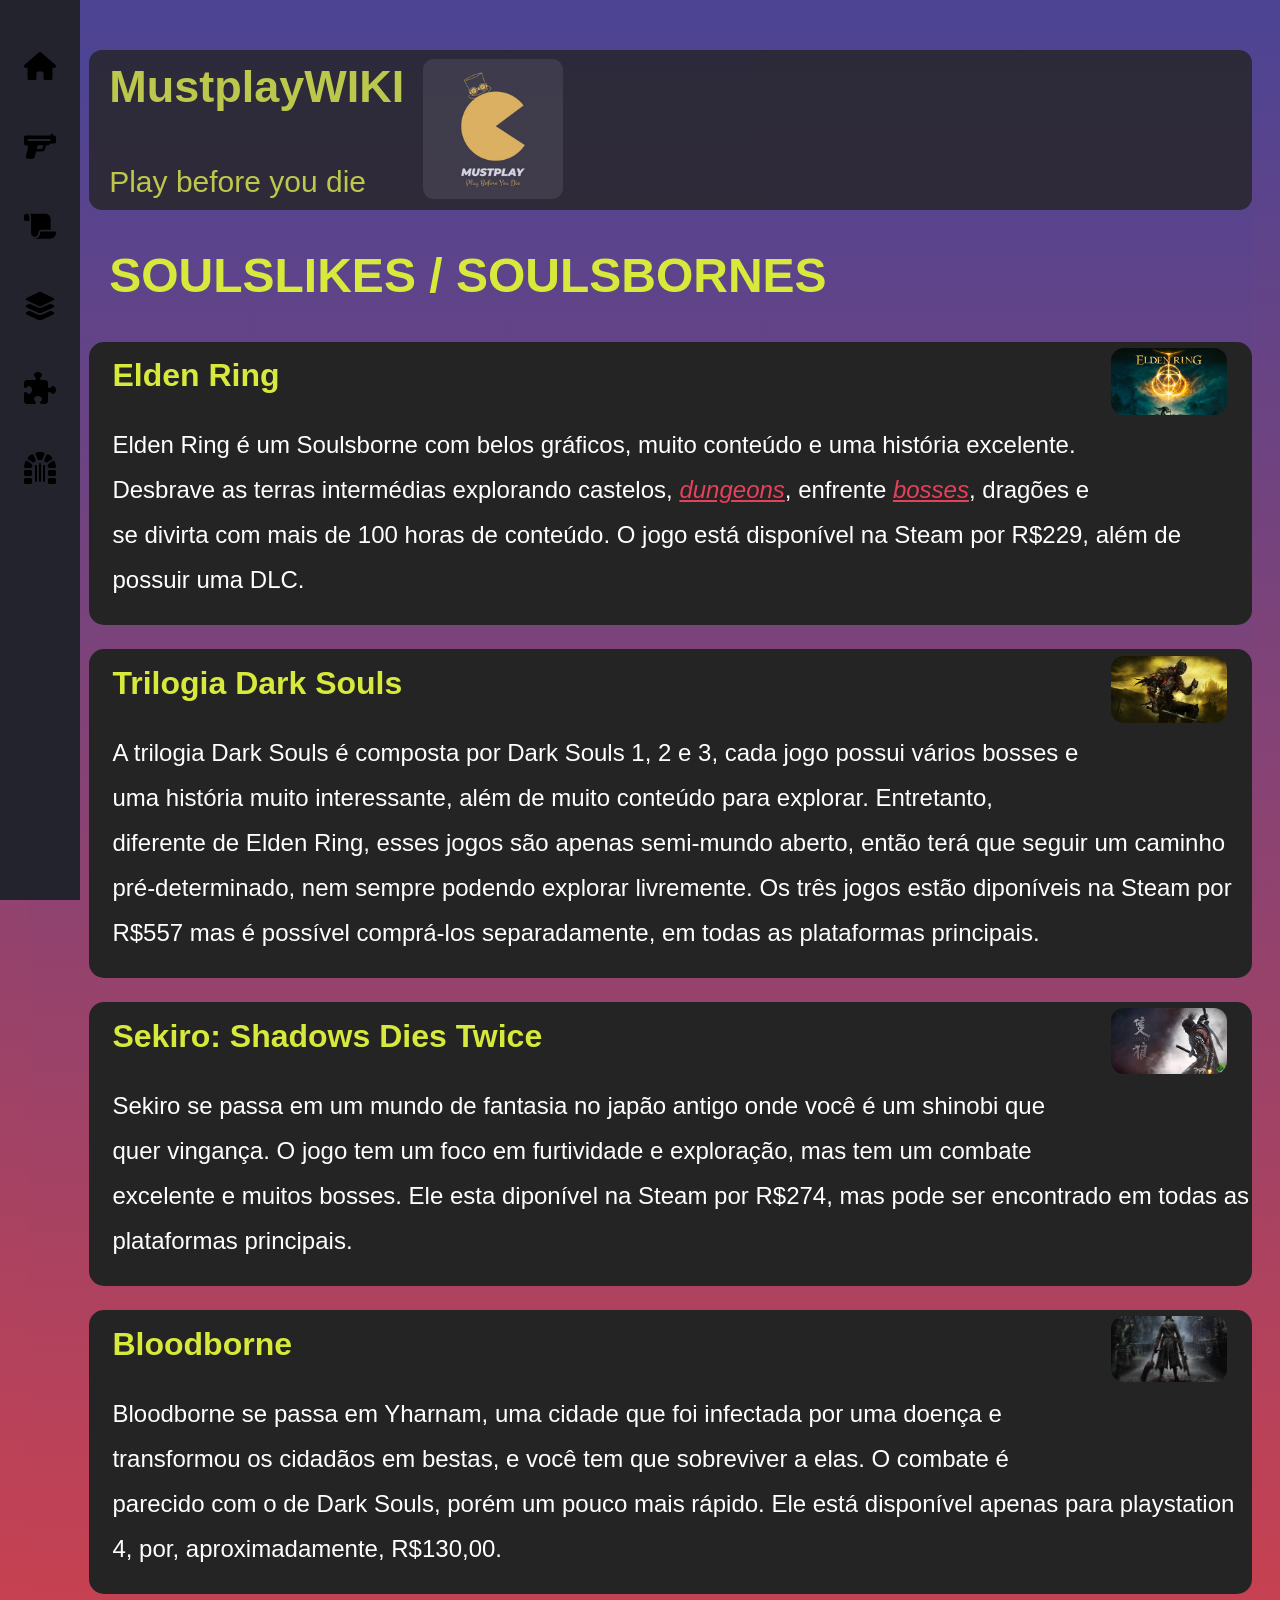
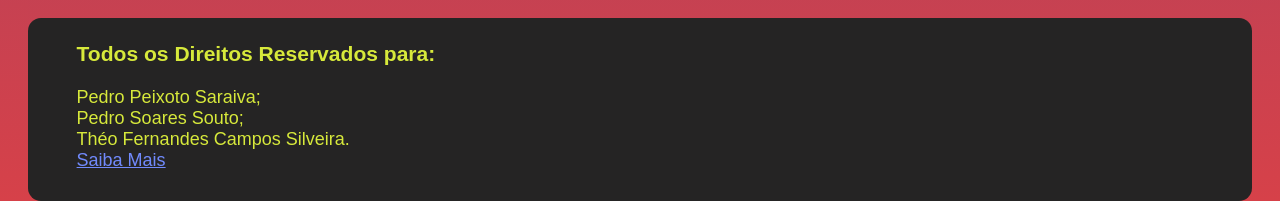
<file: generos/soulslike.html>
<!DOCTYPE html>
<html lang="en">
<head>
    <meta charset="UTF-8">
    <meta name="viewport" content="width=device-width, initial-scale=1.0">
    <title>MustplayWiki</title>
    <link rel="stylesheet" href="estilosgeneros.css">
    <link rel="shortcut icon" type="x-icon" href="../imgs/logo.jpg">
</head>
<body>
    <header class="montserrat">
        <img id="logo" src="../imgs/logo.jpg">
        <h1>MustplayWIKI</h1>
        <p>Play before you die</p>
    </header>
    <nav class="navbar">
        <ul class="navbar-nav">
            <li>
                <a href="../index.html" class="nav-link">
                    <svg xmlns="http://www.w3.org/2000/svg" viewBox="0 0 576 512">
                        <path d="M575.8 255.5c0 18-15 32.1-32 32.1l-32 0 .7 160.2c0 2.7-.2 5.4-.5 8.1l0 16.2c0 22.1-17.9 40-40 40l-16 0c-1.1 0-2.2 0-3.3-.1c-1.4 .1-2.8 .1-4.2 .1L416 512l-24 0c-22.1 0-40-17.9-40-40l0-24 0-64c0-17.7-14.3-32-32-32l-64 0c-17.7 0-32 14.3-32 32l0 64 0 24c0 22.1-17.9 40-40 40l-24 0-31.9 0c-1.5 0-3-.1-4.5-.2c-1.2 .1-2.4 .2-3.6 .2l-16 0c-22.1 0-40-17.9-40-40l0-112c0-.9 0-1.9 .1-2.8l0-69.7-32 0c-18 0-32-14-32-32.1c0-9 3-17 10-24L266.4 8c7-7 15-8 22-8s15 2 21 7L564.8 231.5c8 7 12 15 11 24z"/>
                    </svg>
                    <span class="link-text">Home</span>
                </a>
            </li>
            <li>
                <a href="fps.html" class="nav-link">
                    <svg xmlns="http://www.w3.org/2000/svg" viewBox="0 0 576 512">
                        <path d="M528 56c0-13.3-10.7-24-24-24s-24 10.7-24 24l0 8L32 64C14.3 64 0 78.3 0 96L0 208c0 17.7 14.3 32 32 32l10 0c20.8 0 36.1 19.6 31 39.8L33 440.2c-2.4 9.6-.2 19.7 5.8 27.5S54.1 480 64 480l96 0c14.7 0 27.5-10 31-24.2L217 352l104.5 0c23.7 0 44.8-14.9 52.7-37.2L400.9 240l31.1 0c8.5 0 16.6-3.4 22.6-9.4L477.3 208l66.7 0c17.7 0 32-14.3 32-32l0-80c0-17.7-14.3-32-32-32l-16 0 0-8zM321.4 304L229 304l16-64 105 0-21 58.7c-1.1 3.2-4.2 5.3-7.5 5.3zM80 128l384 0c8.8 0 16 7.2 16 16s-7.2 16-16 16L80 160c-8.8 0-16-7.2-16-16s7.2-16 16-16z"/>
                    </svg>
                    <span class="link-text">FPS</span>
                </a>
            </li>
            <li>
                <a href="metroidvania.html" class="nav-link">
                    <svg xmlns="http://www.w3.org/2000/svg" viewBox="0 0 576 512">
                        <path d="M0 80l0 48c0 17.7 14.3 32 32 32l16 0 48 0 0-80c0-26.5-21.5-48-48-48S0 53.5 0 80zM112 32c10 13.4 16 30 16 48l0 304c0 35.3 28.7 64 64 64s64-28.7 64-64l0-5.3c0-32.4 26.3-58.7 58.7-58.7L480 320l0-192c0-53-43-96-96-96L112 32zM464 480c61.9 0 112-50.1 112-112c0-8.8-7.2-16-16-16l-245.3 0c-14.7 0-26.7 11.9-26.7 26.7l0 5.3c0 53-43 96-96 96l176 0 96 0z"/>
                    </svg>
                    <span class="link-text">Metroidvanias</span>
                </a>
            </li>
            <li>
                <a href="plataforma.html" class="nav-link">
                    <svg xmlns="http://www.w3.org/2000/svg" viewBox="0 0 576 512">
                        <path d="M264.5 5.2c14.9-6.9 32.1-6.9 47 0l218.6 101c8.5 3.9 13.9 12.4 13.9 21.8s-5.4 17.9-13.9 21.8l-218.6 101c-14.9 6.9-32.1 6.9-47 0L45.9 149.8C37.4 145.8 32 137.3 32 128s5.4-17.9 13.9-21.8L264.5 5.2zM476.9 209.6l53.2 24.6c8.5 3.9 13.9 12.4 13.9 21.8s-5.4 17.9-13.9 21.8l-218.6 101c-14.9 6.9-32.1 6.9-47 0L45.9 277.8C37.4 273.8 32 265.3 32 256s5.4-17.9 13.9-21.8l53.2-24.6 152 70.2c23.4 10.8 50.4 10.8 73.8 0l152-70.2zm-152 198.2l152-70.2 53.2 24.6c8.5 3.9 13.9 12.4 13.9 21.8s-5.4 17.9-13.9 21.8l-218.6 101c-14.9 6.9-32.1 6.9-47 0L45.9 405.8C37.4 401.8 32 393.3 32 384s5.4-17.9 13.9-21.8l53.2-24.6 152 70.2c23.4 10.8 50.4 10.8 73.8 0z"/>
                    </svg>
                    <span class="link-text">Plataformas</span>
                </a>
            </li>
            <li>
                <a href="puzzle.html" class="nav-link">
                    <svg xmlns="http://www.w3.org/2000/svg" viewBox="0 0 512 512">
                        <path d="M192 104.8c0-9.2-5.8-17.3-13.2-22.8C167.2 73.3 160 61.3 160 48c0-26.5 28.7-48 64-48s64 21.5 64 48c0 13.3-7.2 25.3-18.8 34c-7.4 5.5-13.2 13.6-13.2 22.8c0 12.8 10.4 23.2 23.2 23.2l56.8 0c26.5 0 48 21.5 48 48l0 56.8c0 12.8 10.4 23.2 23.2 23.2c9.2 0 17.3-5.8 22.8-13.2c8.7-11.6 20.7-18.8 34-18.8c26.5 0 48 28.7 48 64s-21.5 64-48 64c-13.3 0-25.3-7.2-34-18.8c-5.5-7.4-13.6-13.2-22.8-13.2c-12.8 0-23.2 10.4-23.2 23.2L384 464c0 26.5-21.5 48-48 48l-56.8 0c-12.8 0-23.2-10.4-23.2-23.2c0-9.2 5.8-17.3 13.2-22.8c11.6-8.7 18.8-20.7 18.8-34c0-26.5-28.7-48-64-48s-64 21.5-64 48c0 13.3 7.2 25.3 18.8 34c7.4 5.5 13.2 13.6 13.2 22.8c0 12.8-10.4 23.2-23.2 23.2L48 512c-26.5 0-48-21.5-48-48L0 343.2C0 330.4 10.4 320 23.2 320c9.2 0 17.3 5.8 22.8 13.2C54.7 344.8 66.7 352 80 352c26.5 0 48-28.7 48-64s-21.5-64-48-64c-13.3 0-25.3 7.2-34 18.8C40.5 250.2 32.4 256 23.2 256C10.4 256 0 245.6 0 232.8L0 176c0-26.5 21.5-48 48-48l120.8 0c12.8 0 23.2-10.4 23.2-23.2z"/>
                    </svg>
                    <span class="link-text">Puzzles</span>
                </a>
            </li>
            <li>
                <a href="roguelike.html" class="nav-link">
                        <svg xmlns="http://www.w3.org/2000/svg" viewBox="0 0 512 512">
                            <path d="M336.6 156.5c1.3 1.1 2.7 2.2 3.9 3.3c9.3 8.2 23 10.5 33.4 3.6l67.6-45.1c11.4-7.6 14.2-23.2 5.1-33.4C430 66.6 410.9 50.6 389.7 37.6c-11.9-7.3-26.9-1.4-32.1 11.6l-30.5 76.2c-4.5 11.1 .2 23.6 9.5 31.2zM328 36.8c5.1-12.8-1.6-27.4-15-30.5C294.7 2.2 275.6 0 256 0s-38.7 2.2-57 6.4C185.5 9.4 178.8 24 184 36.8l30.3 75.8c4.5 11.3 16.8 17.2 29 16c4.2-.4 8.4-.6 12.7-.6s8.6 .2 12.7 .6c12.1 1.2 24.4-4.7 29-16L328 36.8zM65.5 85c-9.1 10.2-6.3 25.8 5.1 33.4l67.6 45.1c10.3 6.9 24.1 4.6 33.4-3.6c1.3-1.1 2.6-2.3 4-3.3c9.3-7.5 13.9-20.1 9.5-31.2L154.4 49.2c-5.2-12.9-20.3-18.8-32.1-11.6C101.1 50.6 82 66.6 65.5 85zm314 137.1c.9 3.3 1.7 6.6 2.3 10c2.5 13 13 23.9 26.2 23.9l80 0c13.3 0 24.1-10.8 22.9-24c-2.5-27.2-9.3-53.2-19.7-77.3c-5.5-12.9-21.4-16.6-33.1-8.9l-68.6 45.7c-9.8 6.5-13.2 19.2-10 30.5zM53.9 145.8c-11.6-7.8-27.6-4-33.1 8.9C10.4 178.8 3.6 204.8 1.1 232c-1.2 13.2 9.6 24 22.9 24l80 0c13.3 0 23.8-10.8 26.2-23.9c.6-3.4 1.4-6.7 2.3-10c3.1-11.4-.2-24-10-30.5L53.9 145.8zM104 288l-80 0c-13.3 0-24 10.7-24 24l0 48c0 13.3 10.7 24 24 24l80 0c13.3 0 24-10.7 24-24l0-48c0-13.3-10.7-24-24-24zm304 0c-13.3 0-24 10.7-24 24l0 48c0 13.3 10.7 24 24 24l80 0c13.3 0 24-10.7 24-24l0-48c0-13.3-10.7-24-24-24l-80 0zM24 416c-13.3 0-24 10.7-24 24l0 48c0 13.3 10.7 24 24 24l80 0c13.3 0 24-10.7 24-24l0-48c0-13.3-10.7-24-24-24l-80 0zm384 0c-13.3 0-24 10.7-24 24l0 48c0 13.3 10.7 24 24 24l80 0c13.3 0 24-10.7 24-24l0-48c0-13.3-10.7-24-24-24l-80 0zM272 192c0-8.8-7.2-16-16-16s-16 7.2-16 16l0 272c0 8.8 7.2 16 16 16s16-7.2 16-16l0-272zm-64 32c0-8.8-7.2-16-16-16s-16 7.2-16 16l0 240c0 8.8 7.2 16 16 16s16-7.2 16-16l0-240zm128 0c0-8.8-7.2-16-16-16s-16 7.2-16 16l0 240c0 8.8 7.2 16 16 16s16-7.2 16-16l0-240z"/>
                        </svg>
                    <span class="link-text">Roguelikes</span>
                </a>
            </li>
        </ul>
    </nav>    
    <main>
        <h1>SOULSLIKES / SOULSBORNES</h1>
        <section>
            <h2>Elden Ring</h2>
            <img class="foto_jogos" src="../imgs/eldenring.webp" alt="">
            <p>
                Elden Ring é um Soulsborne com belos gráficos, muito conteúdo e uma história
                excelente. Desbrave as terras intermédias explorando castelos,
                <em onmouseover=mostrardungeon() onmouseout=esconderdungeon()>dungeons</em>,
                enfrente <em onmouseover=mostrarboss() onmouseout=esconderboss()>bosses</em>,
                dragões e se divirta com mais de 100 horas de conteúdo. O jogo está disponível
                na Steam por R$229, além de possuir uma DLC.
            </p>
        </section>
        <article id="dungeon" onmouseover=mostrardungeon() onmouseout=esconderdungeon()>
            <p>
                Dungeon se traduz como masmorra, literalmente. Estas são câmaras fechadas,
                normalmente com várias salas e um chefe no fim, que, quando derrotado, recompensa
                o jogador.
            </p>
        </article>
        <article id="boss" onmouseover=mostrarboss() onmouseout=esconderboss()>
            <p>
                A tradução direta para boss seria chefe, inimigos muitos fortes que geralmente
                ficam no fim de uma certa área, além de serem únicos no jogo. Sua variação mini
                ou subbosses também são fortes, mas geralmente são encontrados mais de uma vez. 
            </p>
        </article>
        <section>
            <h2>Trilogia Dark Souls</h2>
            <img class="foto_jogos" src="../imgs/darksouls.jpeg" alt="">
            <p>
                A trilogia Dark Souls é composta por Dark Souls 1, 2 e 3, cada
                jogo possui vários bosses e uma história muito interessante, além
                de muito conteúdo para explorar. Entretanto, diferente de Elden Ring,
                esses jogos são apenas semi-mundo aberto, então terá que seguir um
                caminho pré-determinado, nem sempre podendo explorar livremente. Os três
                jogos estão diponíveis na Steam por R$557 mas é possível comprá-los
                separadamente, em todas as plataformas principais.
            </p>
        </section>
        <section>
            <h2>Sekiro: Shadows Dies Twice</h2>
            <img class="foto_jogos" src="../imgs/sekiro.jpeg" alt="">
        <p>
            Sekiro se passa em um mundo de fantasia no japão antigo onde você é um shinobi
            que quer vingança. O jogo tem um foco em furtividade e exploração, mas tem um
            combate excelente e muitos bosses. Ele esta diponível na Steam por R$274,
            mas pode ser encontrado em todas as plataformas principais.
        </p>
        </section>
        <section>
            <h2>Bloodborne</h2>
            <img class="foto_jogos" src="../imgs/bloodborn.jpeg" alt="">
            <p>
                Bloodborne se passa em Yharnam, uma cidade que foi infectada por uma doença
                e transformou os cidadãos em bestas, e você tem que sobreviver a elas. O
                combate é parecido com o de Dark Souls, porém um pouco mais rápido. Ele está
                disponível apenas para playstation 4, por, aproximadamente, R$130,00.
            </p>
        </section>
        
    </main>
    <footer class="montserrat">
        <h3 class="creditos">Todos os Direitos Reservados para:</h3>
        <ul class="creditos">
            <li>Pedro Peixoto Saraiva;</li>
            <li>Pedro Soares Souto;</li>
            <li>Théo Fernandes Campos Silveira.</li>
            <li><a href="../creditos.html" target="_blank" id="pag-creditos">Saiba Mais</a></li>
        </ul>
    </footer>

    <script src="soulslikes.js"></script>
</body>
</html>
</file>
<file: estilos.css>
:root {
  font-size: 16px;
  --text-primary: #b6b6b6;
  --bg-primary: #23232e;
  --link-creditos: rgb(113, 138, 252);
}

  
html, body {
  min-height: 100%;
  padding: 0;
  background-repeat: no-repeat;
  background-size: cover;
}
  
body {
  background-image: linear-gradient(63deg, #000, #686868);
  z-index: 0;
}
  
.montserrat{
  font-family: "Montserrat", sans-serif;
  font-optical-sizing: auto;
  font-weight: 400;
  font-style: normal;
  padding: 20px;
}
  
header {
  z-index: 1;
  opacity: 0.8;
  color: #d7e93b;
  font-size: 15px;
  background-color: #252424;
  border-radius: 13px;
  position: relative;
  margin-left: 4%;
  clear: right;
}
  
main {
  color: black;
  background-color: #bebebe;
  width: 86.9%;
  margin-left: 150px;
  margin-right: auto;
  border-radius: 10px;
  text-align: justify;
  padding: 10px;
  opacity: 0.8;
  margin-top: 20px;
}

.navbar {
  width: 5rem;
  height: 100vh;
  position: fixed;
  background-color: var(--bg-primary);
  transition: width 200ms ease;
  z-index: 3;
  bottom: 0;
  left: 0;
}

.navbar-nav {
  list-style: none;
  padding: 0;
  margin: 0;
  display: flex;
  flex-direction: column;
  align-items: start;
  justify-content: flex-start;
}

.nav-link {
  display: flex;
  align-items: flex-end;
  justify-content: flex-start;
  height: 5rem;
  color: var(--text-primary);
  text-decoration: none;
}

.link-text {
  display: none;
  margin-left: 1rem;
}

.nav-link svg {
  min-width: 2rem;
  margin: auto 1.5rem;
  padding-top: 52px;
}

.nav-link:hover {
  color: rgb(255, 238, 0);
}

.navbar:hover {
    width: 16rem;
}

.navbar:hover .link-text {
  display: inline-block;
  margin-top: auto;
}
  
.creditos {
  list-style: none;
}
  
footer {
  background-color: #252424;
  color: #d7e93b;
  border-radius: 13px;
  width: 96%;
  box-sizing: border-box;
  z-index: 999; 
  margin-left: 4%;
  font-size: 18px;
  margin-bottom: -7px;
  margin-top: 20px;
}

  .titulo {
  font-size: 30px;
  text-align: center;
}

.foto {
  float: right;
  margin-top: 20px;
  margin-left: 20px;
  opacity: 1.0;
  scale: 0.8;
  border-radius: 13px;
}

main > p {
  font-size: 1.5rem;
  line-height: 45px;
}

#foto{
  float:left; 
  width: 220px;
  padding-right: 8px;
  height: 110px;
  margin-top: 12px;
  border-radius: 17px;
}

#easter-egg {
  width: 35px;
  position: absolute;
  top: 0;
  right: 0;
  background-color: #252424;
  opacity: 0;
}

#easter-egg:hover {
  animation: easter-egg 1s ease-in-out;
  animation-fill-mode: forwards;
  cursor: pointer;
}

@keyframes easter-egg {
  from{opacity: 0;}
  to{opacity: 1;}
}

#logo {
  border-radius: 20px;
  position: absolute;
  top: 5px;
  left: 250px;
  width: 140px;
}

#linha {
  border: solid #000;
  border-radius: 5px;
  border-width: 2px;
  margin-bottom: 16px;
}

#pag-creditos {
  color: var(--link-creditos);
}

#pag-creditos:visited {
  color: var(--link-creditos);
}

#pag-creditos:hover {
  color: #fff;
  text-decoration: none;
}

dl {
  font-size: 1.5rem;
  line-height: 45px;
}

dt {
  font-weight: bold;
  padding-top: 20px;
}

#foto {
  padding-top: 8px;
}
</file>
<file: creditos.css>
:root {
    font-family: "Montserrat", sans-serif;
    font-optical-sizing: auto;
    font-weight: 400;
    font-style: normal;
}

main {
    margin-top: 200px;
    margin-bottom: 200px;
    border-radius: 30px;
}

header h1 {
    padding-top: 10px;
    padding-bottom: 30px;
    font-size: 3rem;
    padding-left: 10px;
}

header p {
    font-size: 1.5rem;
    padding-bottom: 20px;
    padding-left: 10px;
}

#grid-main {
    display: grid;
    grid-template-columns: 1fr 1fr 2fr 1fr 1fr;
    grid-template-rows: 1fr 1fr;
    grid-gap: 0 2em;
}

#grid-cred1 {
    grid-area: 1 / 1 / 3 / 3;
    border: 7px solid #000;
    padding: 110px 10px;
    border-radius: 30px;
    box-shadow: -6px 8px 14px 4px #00000081;
}

#grid-cred2 {
    grid-area: 1 / 3 / 3 / 4;
    border: 7px solid #000;
    padding: 110px 10px;
    border-radius: 30px;
    box-shadow: 0 10px 14px 3px #00000081;
}

#grid-cred3 {
    grid-area: 1 / 4 / 3 / 6;
    border: 7px solid #000;
    padding: 110px 10px;
    border-radius: 30px;
    box-shadow: 6px 8px 14px 4px #00000081;
}

#logo {
    width: 8%;
    left: 340px;
    top: 12px;
}

section li {
    font-size: 20px;
    padding-right: 15px;
}
</file>
<file: generos/estilosgeneros.css>
:root {
    font-family: "Montserrat", sans-serif;
    font-optical-sizing: auto;
    font-weight: 400;
    font-style: normal;
    padding: 20px;
    --links: rgb(113, 138, 252);
}

html, body {
    background-image: linear-gradient(#4c4494, rgb(214, 65, 73));
}

h1 {
    font-size: 300%;
    color: #d7e93b;
}

section {
    background-color: #252424;
    border-radius: 15px;
}

em {
    color: rgb(230, 64, 91);
    text-decoration: underline;
    cursor: pointer;
}

article {
    display: none;
    background-color: #252424;
    color: #fff;
    width: 450px;
    text-align: justify;
    padding: 10px;
    border-radius: 20px 0;
    border: 3px solid white;
    z-index: 1;
    animation: mostrararticle 0.3s ease-in 0s forwards;
    position: absolute;
}

@keyframes mostrararticle {
    from{opacity: 0;}
    to{opacity: 1;}
}

article#bullet-hell {
    transform: translateX(1350px) translateY(-380px);
}

article#run-1 {
    transform: translateX(110px) translateY(-330px);
}

article#run-2 {
    transform: translateX(490px) translateY(-375px);
}

article#rpg {
    transform: translateX(125px) translateY(-470px);
}

article#dungeon {
    transform: translateX(100px) translateY(-335px);
}

article#boss {
    transform: translateX(290px) translateY(-425px);
}

article#debut {
    transform: translateX(730px) translateY(-426px);
}

article#tga {
    transform: translateX(980px) translateY(-426px);
}

article#dash-1 {
    transform: translateX(1080px) translateY(-160%);
}

article#parry {
    transform: translateX(460px) translateY(-420px);
}

article#dash-2 {
    transform: translateX(540px) translateY(-375px);
}

article#timing {
    transform: translateX(575px) translateY(-380px);
}

article#remake {
    transform: translateX(490px) translateY(-426px);
}

article#dash {
    transform: translateX(700px) translateY(-380px);
}

article#wall-jump {
    transform: translateX(800px) translateY(-425px);
}

article#boomer-shooter {
    transform: translateX(1360px) translateY(-470px);
}

article a {
    color: var(--links);
}

section p{
    font-size: 150%;
    color: rgb(255, 255, 255);
    margin-left: 2%;
    padding-bottom: 2%;
}

section h2{
    padding-top: 1%;
    margin: 2%;
    font-size: 200%;
    color: #d7e93b;
}

footer {
    background-color: #252424;
    bottom: 0;
    right: 0;
    left: 0;
    color: #d7e93b;
    border-radius: 13px;
    width: 99%;
    z-index: 4;
    padding-bottom: 1%;
    padding-top: 0.25%;
    padding-left: 1%;
    position: static;
    font-size: 18px;
    margin-bottom: -28px;
}

.foto {
    float: right;
    margin-top: 0.1%;
    margin-left: 20px;
    opacity: 1.0;
    scale: 1;
    border-radius: 13px;
    height: 3%;
    width: 20%;
}

.foto_jogos {
    position: relative;
    float: right;
    margin-top: 0.1%;
    margin-left: 20px;
    opacity: 1.0;
    scale: 1;
    border-radius: 13px;
    width: 10%;
    top: 0;
}

#logo {
    border-radius: 20px;
    position: absolute;
    padding: 9px;
    left: 325px;
    width: 140px;
}

header {
    z-index: 0;
    opacity: 0.8;
    color: #d7e93b;
    font-size: 15px;
    background-color: #252424;
    border-radius: 13px;
    position: relative;
    margin-left: 5%;
    clear: right;
}

.navbar {
    width: 5rem;
    height: 100vh;
    position: fixed;
    background-color: #23232e;
    transition: width 200ms ease;
    z-index: 3;
    bottom: 0;
    left: 0;
}
  
.navbar-nav {
    list-style: none;
    padding: 0;
    margin: 0;
    display: flex;
    flex-direction: column;
    align-items: start;
    justify-content: flex-start;
}
  
.nav-link {
    display: flex;
    align-items: flex-end;
    justify-content: flex-start;
    height: 5rem;
    color: #b6b6b6;
    text-decoration: none;
}
  
.link-text {
    display: none;
    margin-left: 1rem;
}
  
.nav-link svg {
    min-width: 2rem;
    margin: auto 1.5rem;
    padding-top: 52px;
}
  
.nav-link:hover {
    color: rgb(255, 238, 0);
}
  
.navbar:hover {
      width: 16rem;
}
  
.navbar:hover .link-text {
    display: inline-block;
    margin-top: auto;
}

main {
    margin-left: 5%;
    line-height: 45px;
}

#pag-creditos {
    color: var(--links);
}
  
#pag-creditos:visited {
    color: var(--links);
}
  
#pag-creditos:hover {
    color: #fff;
    text-decoration: none;
}

.creditos {
    list-style: none;
    padding-left: 3%;
}

h1, header p {
    padding: 11px 20px;
}

header p {
    font-size: 30px;
}

.foto_jogos {
    float: right;
    top: -75px;
    margin-right: 25px;
}
</file>
